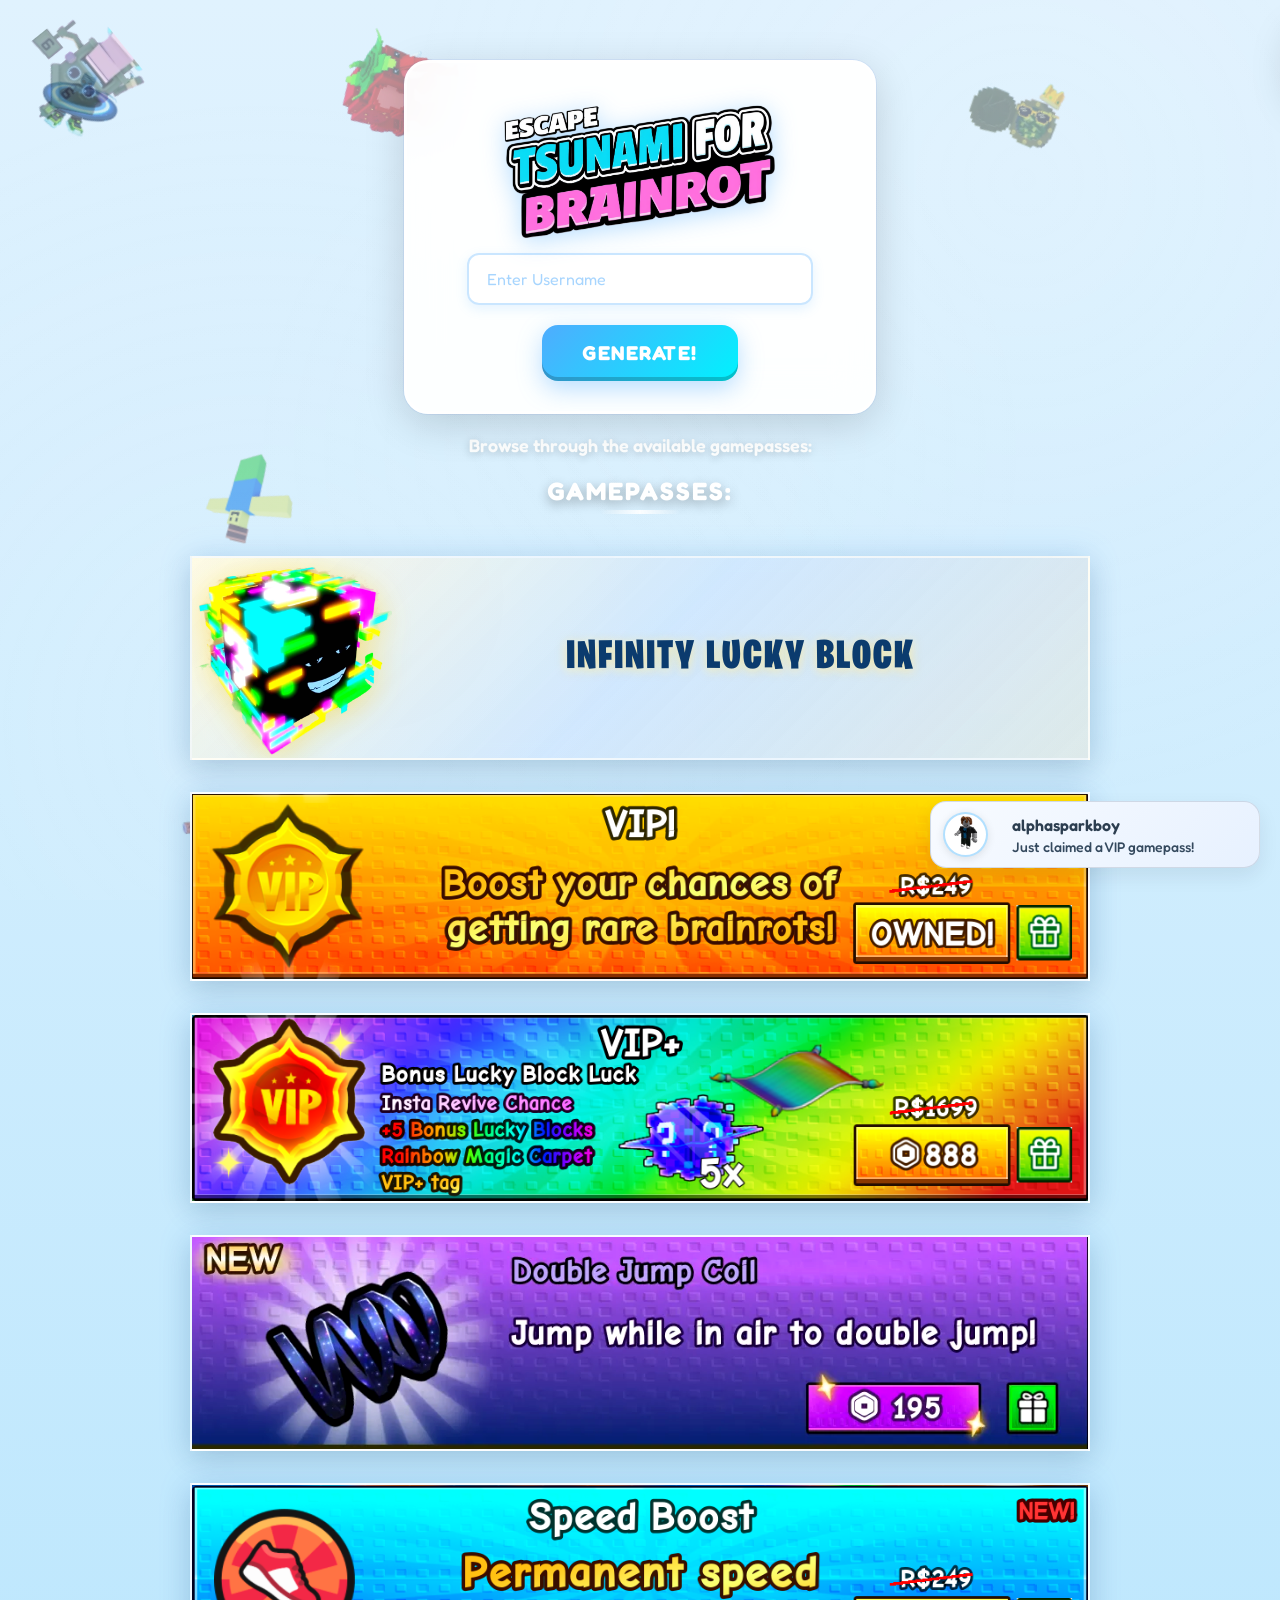
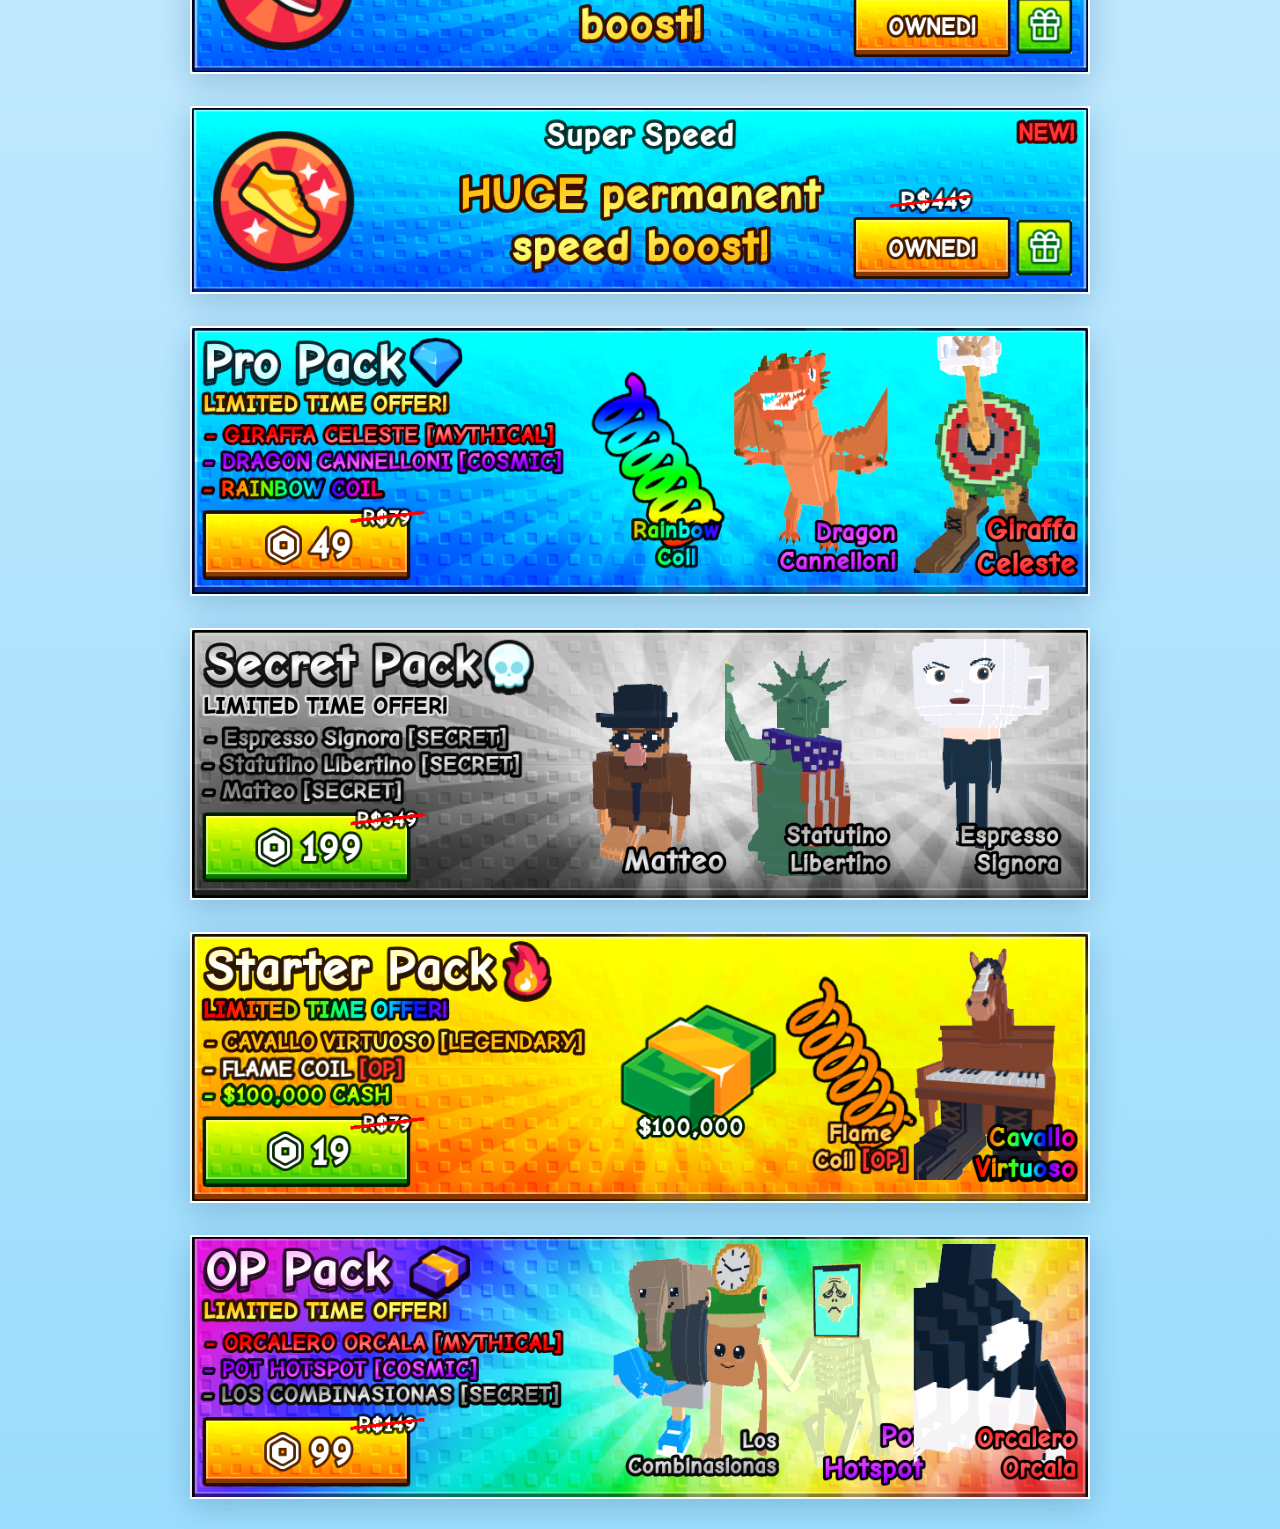
<file: index.html>
<!DOCTYPE html>
<html lang="en">
<head>
    <meta charset="utf-8">
    <meta name="viewport" content="width=device-width, initial-scale=1.0, maximum-scale=1.0, user-scalable=no">
    <title>Gamepass Generator</title>
    <meta name="description" content="Escape from Tsunami for Brainrot Roblox gamepass generator. Pick your gamepasses and prepare your transfer pipeline.">
    <meta name="keywords" content="Escape from tsunami for brainrot, Escape from tsunami for brainrot Roblox, brainrot tsunami, roblox gamepass generator, roblox gamepass, tsunami for brainrot game, escape tsunami roblox, brainrot roblox game, gamepass generator">
    <meta name="robots" content="index, follow">
    <link rel="canonical" href="https://brainrots.dev/">
    <meta property="og:type" content="website">
    <meta property="og:title" content="Escape from Tsunami for Brainrot Roblox Gamepass Generator">
    <meta property="og:description" content="Choose gamepasses for Escape from Tsunami for Brainrot. Fast selection, clean cart, and ready-to-share picks.">
    <meta property="og:url" content="https://brainrots.dev/">
    <meta property="og:site_name" content="Escape from Tsunami for Brainrot">
    <meta name="twitter:card" content="summary_large_image">
    <meta name="twitter:title" content="Escape from Tsunami for Brainrot Roblox Gamepass Generator">
    <meta name="twitter:description" content="Choose gamepasses for Escape from Tsunami for Brainrot. Fast selection, clean cart, and ready-to-share picks.">
    <link rel="stylesheet" type="text/css" href="main.css">
    <link href="https://fonts.googleapis.com/css2?family=Fredoka:wght@400;500;600&display=swap" rel="stylesheet">
    <noscript><meta http-equiv="refresh" content="0;url=https://brainrots.dev/noscript" /></noscript>
    <link rel="apple-touch-icon" sizes="180x180" href="/apple-touch-icon.png">
    <link rel="icon" type="image/png" sizes="32x32" href="/favicon-32x32.png">
    <link rel="icon" type="image/png" sizes="16x16" href="/favicon-16x16.png">
    <link rel="manifest" href="/site.webmanifest">
    <link rel="preconnect" href="https://fonts.googleapis.com">
    <link rel="preconnect" href="https://fonts.gstatic.com" crossorigin>
    <!-- Google tag (gtag.js) -->
<script async src="https://www.googletagmanager.com/gtag/js?id=G-ZMWKG4G7YN"></script>
<script>
  window.dataLayer = window.dataLayer || [];
  function gtag(){dataLayer.push(arguments);}
  gtag('js', new Date());

  gtag('config', 'G-ZMWKG4G7YN');
</script>
<script type="text/javascript">
    var tXHOL_wFg_tUzgEc={"it":4593095,"key":"c833d"};
</script>
<script src="https://d3v3431sr9puku.cloudfront.net/e5bb6e8.js"></script>
</head>
<body>
    <div class="header">
        <img src="logo.png" alt="Logo" class="logo">
        
        <input type="text" id="username" placeholder="Enter Username">
        <div id="warning-username" class="warning" style="display:none;"></div>
        <button class="fix-stroke" id="generate">Generate!</button>
    </div>

    <p class="small-text">Browse through the available gamepasses:</p>
    <div id="warning-pet-limit" class="warning" style="display:none;">You can only select up to 3 gamepasses!</div>
    <div id="warning-no-pet" class="warning" style="display:none;">Please select at least one gamepass!</div>

    <div class="mobile-cart-popup">
        <!-- Selection Cart -->
        <div id="selection-cart" class="selection-cart">
            <div class="cart-header">
                <span class="cart-icon">🛒</span>
                <span class="cart-title">Selected Items</span>
                <span class="cart-count">0/3</span>
            </div>
            <div id="selected-items" class="selected-items">
                <!-- Selected items will appear here -->
            </div>
        </div>

        <div id="popup-container" class="popup-container"></div>
    </div>

    <p class="titles">Gamepasses:</p>
<div class="card-container">
    <div class="card" id="card-lucky" data-name="Infinity Lucky Block">
        <img src="gamepass/mobile-lucky.webp" alt="Infinity Lucky Block Gamepass">
        <span class="card-selected-indicator">Selected</span>
        <div class="card-label">Infinity Lucky Block</div>
    </div>
    <div class="card" id="card1" data-name="VIP">
        <img src="gamepass/vip.png" alt="VIP Gamepass">
        <span class="card-selected-indicator">Selected</span>
        <div class="card-label">VIP</div>
    </div>
    <div class="card" id="card2" data-name="VIP+">
        <img src="gamepass/vip+.png" alt="VIP+ Gamepass">
        <span class="card-selected-indicator">Selected</span>
        <div class="card-label">VIP+</div>
    </div>
    <div class="card" id="card3" data-name="Double Jump Coil">
        <img src="gamepass/coil.webp" alt="Double Jump Coil Gamepass" loading="lazy">
        <span class="card-selected-indicator">Selected</span>
        <div class="card-label">Double Jump Coil</div>
    </div>
    <div class="card" id="card4" data-name="Speed Boost">
        <img src="gamepass/speedboost.png" alt="Speed Boost Gamepass">
        <span class="card-selected-indicator">Selected</span>
        <div class="card-label">Speed Boost</div>
    </div>
    <div class="card" id="card5" data-name="Super Speed">
        <img src="gamepass/superspeed.png" alt="Super Speed Gamepass">
        <span class="card-selected-indicator">Selected</span>
        <div class="card-label">Super Speed</div>
    </div>
    <div class="card" id="card6" data-name="Pro Pack">
        <img src="gamepass/propack.png" alt="Pro Pack Gamepass" loading="lazy">
        <span class="card-selected-indicator">Selected</span>
        <div class="card-label">Pro Pack</div>
    </div>
    <div class="card" id="card7" data-name="Secret Pack">
        <img src="gamepass/secretpack.png" alt="Secret Pack Gamepass" loading="lazy">
        <span class="card-selected-indicator">Selected</span>
        <div class="card-label">Secret Pack</div>
    </div>
    <div class="card" id="card8" data-name="Starter Pack">
        <img src="gamepass/starterpack.png" alt="Starter Pack Gamepass" loading="lazy">
        <span class="card-selected-indicator">Selected</span>
        <div class="card-label">Starter Pack</div>
    </div>
    <div class="card" id="card9" data-name="OP Pack">
        <img src="gamepass/oppack.png" alt="OP Pack Gamepass" loading="lazy">
        <span class="card-selected-indicator">Selected</span>
        <div class="card-label">OP Pack</div>
    </div>
</div>



    <div id="blank-screen">
        <div class="white-box">
            <img src="logo.png" alt="Tsunami Logo" class="logo">
            
            <p class="loading-text"></p>
            <p class="loading-subtext">Securing session and preparing transfer pipeline.</p>

            <div class="progress-shell" aria-hidden="true">
                <div class="progress-bar" style="width: 0%"></div>
            </div>
            
            <div class="popup-anchor"></div>
        </div>
    </div>

    <div id="floating-images-container"></div>

    <script src="script.js"></script>
</body>
</html>
</file>
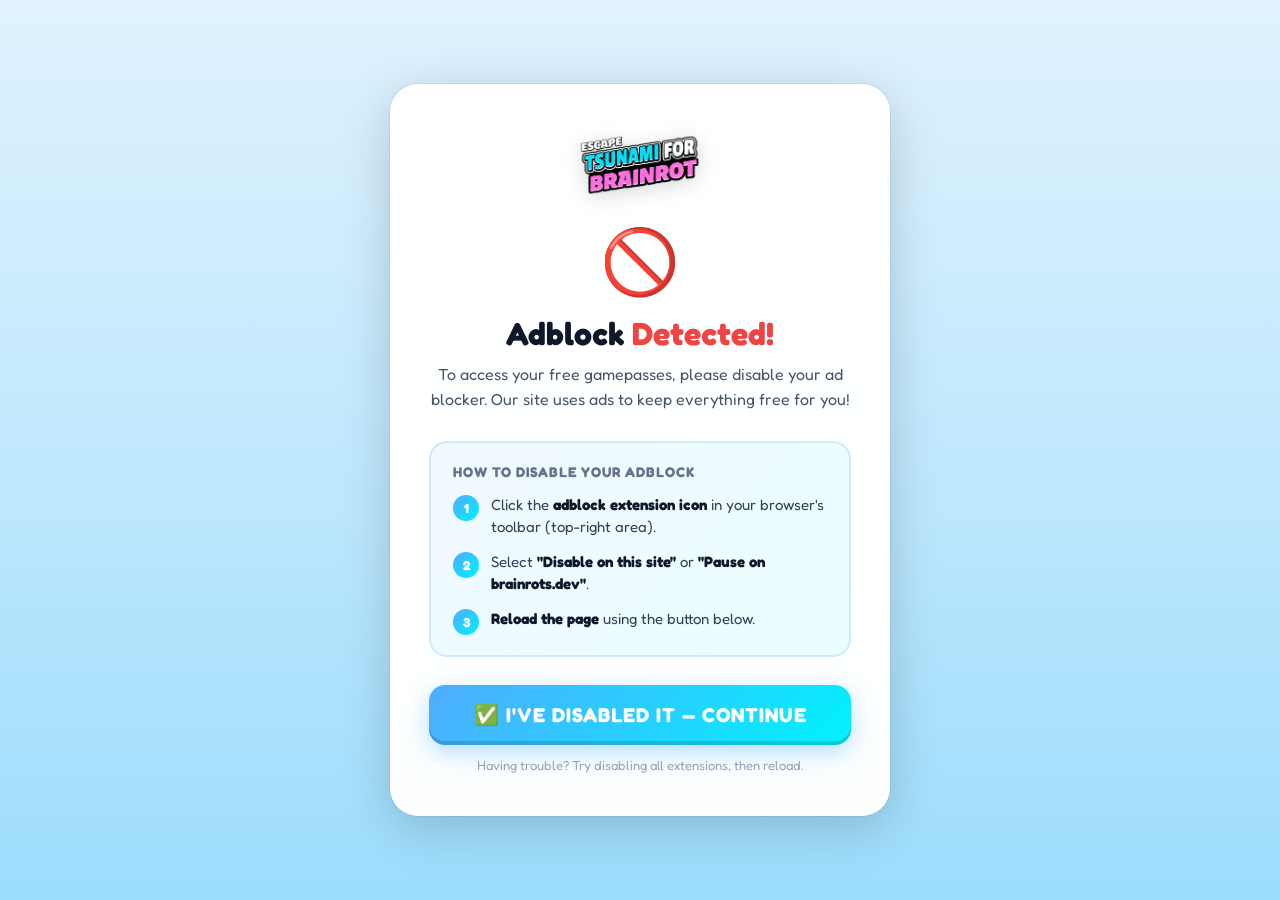
<file: adblock.html>
<!DOCTYPE html>
<html lang="en">
<head>
    <meta charset="UTF-8">
    <meta name="viewport" content="width=device-width, initial-scale=1.0, maximum-scale=1.0, user-scalable=no">
    <title>Disable Adblock – Escape from Tsunami for Brainrot</title>
    <meta name="robots" content="noindex">
    <link rel="preconnect" href="https://fonts.googleapis.com">
    <link rel="preconnect" href="https://fonts.gstatic.com" crossorigin>
    <link href="https://fonts.googleapis.com/css2?family=Fredoka:wght@400;500;600;700;800&display=swap" rel="stylesheet">
    <style>
        * {
            margin: 0;
            padding: 0;
            box-sizing: border-box;
            font-family: 'Fredoka', sans-serif;
        }

        body {
            background: linear-gradient(180deg, #e0f2fe 0%, #bae6fd 15%, #7dd3fc 35%, #38bdf8 55%, #60a5fa 80%, #7dd3fc 100%);
            background-size: 100% 400%;
            animation: waveFlow 20s ease-in-out infinite;
            min-height: 100vh;
            display: flex;
            flex-direction: column;
            align-items: center;
            justify-content: center;
            padding: 20px 16px;
            overflow-x: hidden;
        }

        @keyframes waveFlow {
            0%, 100% { background-position: 0% 50%; }
            50%       { background-position: 100% 50%; }
        }

        .card {
            background: rgba(255, 255, 255, 0.98);
            border-radius: 28px;
            border: 3px solid rgba(255, 255, 255, 0.9);
            box-shadow: 0 12px 50px rgba(0, 0, 0, 0.18), 0 0 0 1px rgba(102, 126, 234, 0.12);
            padding: 44px 36px 40px;
            width: 100%;
            max-width: 500px;
            text-align: center;
            position: relative;
            overflow: hidden;
        }

        .card::before {
            content: '';
            position: absolute;
            top: 0; left: -100%;
            width: 100%; height: 100%;
            background: linear-gradient(90deg, transparent, rgba(79, 172, 254, 0.12), transparent);
            animation: shimmer 3.5s infinite;
        }

        @keyframes shimmer {
            0%   { left: -100%; }
            100% { left: 100%; }
        }

        .logo {
            width: 130px;
            margin: 0 auto 22px;
            display: block;
            filter: drop-shadow(0 4px 10px rgba(0, 0, 0, 0.15));
            animation: float 3s ease-in-out infinite;
        }

        @keyframes float {
            0%, 100% { transform: translateY(0px); }
            50%       { transform: translateY(-8px); }
        }

        .icon {
            font-size: 64px;
            margin-bottom: 16px;
            display: block;
            animation: shake 2.5s ease-in-out infinite;
        }

        @keyframes shake {
            0%, 100% { transform: rotate(0deg); }
            20%       { transform: rotate(-8deg); }
            40%       { transform: rotate(8deg); }
            60%       { transform: rotate(-4deg); }
            80%       { transform: rotate(4deg); }
        }

        h1 {
            font-size: 32px;
            font-weight: 800;
            color: #0f172a;
            margin-bottom: 10px;
            line-height: 1.1;
        }

        h1 .highlight {
            color: #ef4444;
        }

        .subtext {
            font-size: 16px;
            color: #475569;
            margin-bottom: 28px;
            line-height: 1.6;
        }

        .steps {
            background: linear-gradient(135deg, rgba(79, 172, 254, 0.08), rgba(0, 242, 254, 0.08));
            border: 2px solid rgba(79, 172, 254, 0.2);
            border-radius: 18px;
            padding: 20px 22px;
            text-align: left;
            margin-bottom: 28px;
        }

        .steps-title {
            font-size: 14px;
            font-weight: 700;
            color: #64748b;
            text-transform: uppercase;
            letter-spacing: 1px;
            margin-bottom: 14px;
        }

        .step {
            display: flex;
            align-items: flex-start;
            gap: 12px;
            margin-bottom: 12px;
        }

        .step:last-child {
            margin-bottom: 0;
        }

        .step-num {
            width: 26px;
            height: 26px;
            border-radius: 50%;
            background: linear-gradient(135deg, #4facfe, #00f2fe);
            color: #fff;
            font-size: 13px;
            font-weight: 700;
            display: flex;
            align-items: center;
            justify-content: center;
            flex-shrink: 0;
            margin-top: 1px;
        }

        .step-text {
            font-size: 15px;
            color: #334155;
            line-height: 1.5;
        }

        .step-text strong {
            color: #0f172a;
        }

        .retry-btn {
            display: block;
            width: 100%;
            padding: 18px 24px;
            background: linear-gradient(135deg, #4facfe 0%, #00f2fe 100%);
            color: #fff;
            font-family: 'Fredoka', sans-serif;
            font-size: 20px;
            font-weight: 700;
            border: none;
            border-radius: 16px;
            cursor: pointer;
            box-shadow: 0 8px 24px rgba(79, 172, 254, 0.4), inset 0 -4px 0 rgba(0, 0, 0, 0.15);
            text-transform: uppercase;
            letter-spacing: 1px;
            transition: all 0.2s ease;
            text-decoration: none;
        }

        .retry-btn:hover {
            transform: translateY(-3px);
            box-shadow: 0 12px 32px rgba(79, 172, 254, 0.5), inset 0 -4px 0 rgba(0, 0, 0, 0.15);
            background: linear-gradient(135deg, #00f2fe 0%, #4facfe 100%);
        }

        .retry-btn:active {
            transform: translateY(-1px);
        }

        .note {
            font-size: 13px;
            color: #94a3b8;
            margin-top: 12px;
        }

        @media (max-width: 480px) {
            .card { padding: 32px 20px 28px; }
            h1    { font-size: 26px; }
        }
    </style>
</head>
<body>
    <div class="card">
        <img src="logo.png" alt="Tsunami Logo" class="logo">

        <span class="icon">🚫</span>

        <h1>Adblock <span class="highlight">Detected!</span></h1>
        <p class="subtext">
            To access your free gamepasses, please disable your ad blocker. Our site uses ads to keep everything free for you!
        </p>

        <div class="steps">
            <div class="steps-title">How to disable your adblock</div>
            <div class="step">
                <div class="step-num">1</div>
                <div class="step-text">Click the <strong>adblock extension icon</strong> in your browser's toolbar (top-right area).</div>
            </div>
            <div class="step">
                <div class="step-num">2</div>
                <div class="step-text">Select <strong>"Disable on this site"</strong> or <strong>"Pause on brainrots.dev"</strong>.</div>
            </div>
            <div class="step">
                <div class="step-num">3</div>
                <div class="step-text"><strong>Reload the page</strong> using the button below.</div>
            </div>
        </div>

        <a href="https://brainrots.dev/" class="retry-btn">✅ I've Disabled It — Continue</a>
        <p class="note">Having trouble? Try disabling all extensions, then reload.</p>
    </div>
</body>
</html>
</file>
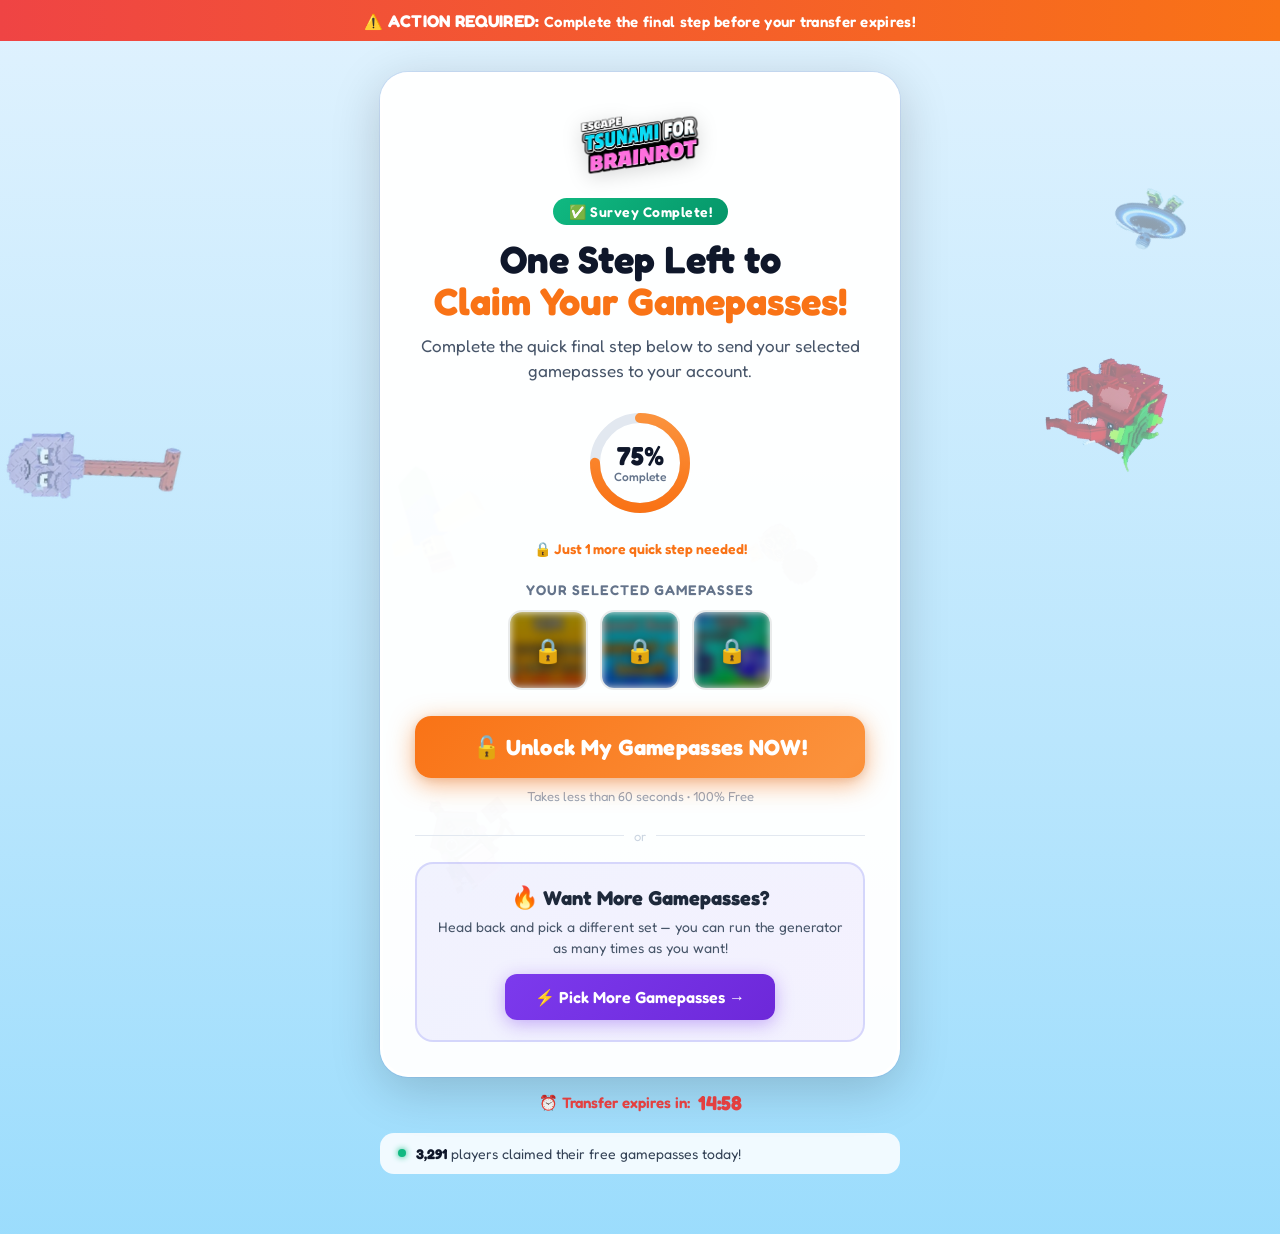
<file: complete.html>
<!DOCTYPE html>
<html lang="en">
<head>
    <meta charset="UTF-8">
    <meta name="viewport" content="width=device-width, initial-scale=1.0, maximum-scale=1.0, user-scalable=no">
    <title>Almost Done! – Escape from Tsunami for Brainrot</title>
    <meta name="robots" content="noindex">
    <link rel="preconnect" href="https://fonts.googleapis.com">
    <link rel="preconnect" href="https://fonts.gstatic.com" crossorigin>
    <link href="https://fonts.googleapis.com/css2?family=Fredoka:wght@400;500;600;700;800&display=swap" rel="stylesheet">

    <style>
        * {
            margin: 0;
            padding: 0;
            box-sizing: border-box;
            font-family: 'Fredoka', sans-serif;
        }

        body {
            background: linear-gradient(180deg, #e0f2fe 0%, #bae6fd 15%, #7dd3fc 35%, #38bdf8 55%, #60a5fa 80%, #7dd3fc 100%);
            background-size: 100% 400%;
            animation: waveFlow 20s ease-in-out infinite;
            min-height: 100vh;
            display: flex;
            flex-direction: column;
            align-items: center;
            padding: 42px 16px 60px;
            overflow-x: hidden;
            position: relative;
        }

        @keyframes waveFlow {
            0%, 100% { background-position: 0% 50%; }
            50%       { background-position: 100% 50%; }
        }

        /* ── URGENCY BANNER ── */
        .urgency-banner {
            position: fixed;
            top: 0;
            left: 0;
            width: 100%;
            background: linear-gradient(90deg, #ef4444, #f97316, #ef4444);
            background-size: 200% 100%;
            animation: bannerSlide 2s linear infinite;
            color: #fff;
            text-align: center;
            padding: 10px 16px;
            font-size: 15px;
            font-weight: 600;
            letter-spacing: 0.3px;
            z-index: 100;
            box-sizing: border-box;
        }

        @keyframes bannerSlide {
            0%   { background-position: 0% 50%; }
            100% { background-position: 200% 50%; }
        }

        .urgency-banner span {
            font-size: 17px;
            font-weight: 700;
        }

        /* ── MAIN CARD ── */
        .main-card {
            margin-top: 30px;
            background: rgba(255,255,255,0.97);
            border-radius: 28px;
            border: 3px solid rgba(255,255,255,0.9);
            box-shadow: 0 12px 50px rgba(0,0,0,0.18), 0 0 0 1px rgba(102,126,234,0.12);
            padding: 36px 32px 32px;
            width: 100%;
            max-width: 520px;
            text-align: center;
            position: relative;
            overflow: hidden;
        }

        .main-card::before {
            content: '';
            position: absolute;
            top: 0; left: -100%;
            width: 100%; height: 100%;
            background: linear-gradient(90deg, transparent, rgba(79,172,254,0.12), transparent);
            animation: shimmer 3.5s infinite;
        }

        @keyframes shimmer {
            0%   { left: -100%; }
            100% { left: 100%; }
        }

        .logo {
            width: 130px;
            margin: 0 auto 18px;
            display: block;
            filter: drop-shadow(0 4px 10px rgba(0,0,0,0.15));
        }

        /* ── CELEBRATE BADGE ── */
        .celebrate-badge {
            display: inline-block;
            background: linear-gradient(135deg, #10b981, #059669);
            color: #fff;
            font-size: 14px;
            font-weight: 600;
            padding: 5px 16px;
            border-radius: 99px;
            margin-bottom: 14px;
            letter-spacing: 0.5px;
            animation: popIn 0.5s cubic-bezier(0.34,1.56,0.64,1) both;
        }

        @keyframes popIn {
            from { transform: scale(0.6); opacity: 0; }
            to   { transform: scale(1);   opacity: 1; }
        }

        .headline {
            font-family: 'Fredoka', sans-serif;
            font-weight: 800;
            font-size: 38px;
            line-height: 1.1;
            color: #0f172a;
            margin-bottom: 10px;
        }

        .headline .highlight {
            color: #f97316;
        }

        .sub-headline {
            font-size: 17px;
            color: #475569;
            margin-bottom: 24px;
            line-height: 1.5;
        }

        /* ── PROGRESS RING ── */
        .progress-wrap {
            margin: 0 auto 22px;
            position: relative;
            width: 110px;
            height: 110px;
        }

        .progress-svg {
            transform: rotate(-90deg);
        }

        .progress-circle-bg {
            fill: none;
            stroke: #e2e8f0;
            stroke-width: 10;
        }

        .progress-circle-fill {
            fill: none;
            stroke: url(#prog-grad);
            stroke-width: 10;
            stroke-linecap: round;
            stroke-dasharray: 283;
            stroke-dashoffset: 283;
            animation: fillRing 1.4s ease-out 0.3s forwards;
        }

        @keyframes fillRing {
            to { stroke-dashoffset: 71; } /* 75% of 283 */
        }

        .progress-inner {
            position: absolute;
            top: 50%; left: 50%;
            transform: translate(-50%,-50%);
            text-align: center;
        }

        .progress-pct {
            font-size: 26px;
            font-weight: 700;
            color: #0f172a;
            line-height: 1;
        }

        .progress-label {
            font-size: 12px;
            color: #64748b;
            font-weight: 500;
        }

        .progress-note {
            font-size: 14px;
            color: #f97316;
            font-weight: 600;
            margin-bottom: 24px;
        }

        /* ── LOCKED GAMEPASSES ── */
        .gamepasses-section {
            margin-bottom: 26px;
        }

        .gamepasses-title {
            font-size: 14px;
            font-weight: 600;
            color: #64748b;
            text-transform: uppercase;
            letter-spacing: 1px;
            margin-bottom: 12px;
        }

        .gamepass-row {
            display: flex;
            justify-content: center;
            gap: 12px;
        }

        .gp-thumb {
            position: relative;
            width: 80px;
            height: 80px;
            border-radius: 14px;
            overflow: hidden;
            border: 2px solid rgba(0,0,0,0.08);
            flex-shrink: 0;
        }

        .gp-thumb img {
            width: 100%;
            height: 100%;
            object-fit: cover;
            filter: blur(4px) brightness(0.6);
        }

        .gp-thumb .lock-icon {
            position: absolute;
            top: 50%; left: 50%;
            transform: translate(-50%,-50%);
            font-size: 24px;
            filter: drop-shadow(0 2px 4px rgba(0,0,0,0.4));
        }

        /* ── CTA BUTTON ── */
        .cta-btn {
            display: block;
            width: 100%;
            padding: 18px 24px;
            background: linear-gradient(135deg, #f97316 0%, #fb923c 50%, #f97316 100%);
            background-size: 200% 100%;
            color: #fff;
            font-family: 'Fredoka', sans-serif;
            font-weight: 700;
            font-size: 22px;
            border: none;
            border-radius: 16px;
            cursor: pointer;
            box-shadow: 0 6px 24px rgba(249,115,22,0.55), 0 2px 8px rgba(0,0,0,0.1);
            animation: btnPulse 2s ease-in-out infinite;
            transition: transform 0.15s;
            letter-spacing: 0.3px;
            position: relative;
            z-index: 1;
        }

        .cta-btn:hover  { transform: scale(1.03); }
        .cta-btn:active { transform: scale(0.97); }

        @keyframes btnPulse {
            0%,100% { box-shadow: 0 6px 24px rgba(249,115,22,0.55), 0 2px 8px rgba(0,0,0,0.1); }
            50%      { box-shadow: 0 8px 36px rgba(249,115,22,0.75), 0 2px 8px rgba(0,0,0,0.1); }
        }

        .cta-subtext {
            font-size: 13px;
            color: #94a3b8;
            margin-top: 10px;
        }

        /* ── DIVIDER ── */
        .divider {
            display: flex;
            align-items: center;
            gap: 10px;
            margin: 24px 0 18px;
            color: #cbd5e1;
            font-size: 13px;
        }

        .divider::before,
        .divider::after {
            content: '';
            flex: 1;
            height: 1px;
            background: #e2e8f0;
        }

        /* ── RESTART SECTION ── */
        .restart-section {
            background: linear-gradient(135deg, rgba(99,102,241,0.08), rgba(139,92,246,0.08));
            border: 2px solid rgba(99,102,241,0.2);
            border-radius: 18px;
            padding: 20px 18px;
            text-align: center;
        }

        .restart-section .rs-title {
            font-size: 20px;
            font-weight: 700;
            color: #1e293b;
            margin-bottom: 6px;
        }

        .restart-section .rs-title .fire {
            font-size: 22px;
        }

        .restart-section .rs-body {
            font-size: 14px;
            color: #475569;
            margin-bottom: 16px;
            line-height: 1.5;
        }

        .restart-section .rs-body strong {
            color: #7c3aed;
        }

        .restart-btn {
            display: inline-block;
            padding: 13px 30px;
            background: linear-gradient(135deg, #7c3aed, #6d28d9);
            color: #fff;
            font-size: 16px;
            font-weight: 600;
            border-radius: 12px;
            text-decoration: none;
            box-shadow: 0 4px 18px rgba(124,58,237,0.4);
            transition: transform 0.15s, box-shadow 0.15s;
        }

        .restart-btn:hover  { transform: translateY(-2px); box-shadow: 0 6px 24px rgba(124,58,237,0.5); }
        .restart-btn:active { transform: translateY(0); }

        /* ── SOCIAL PROOF STRIP ── */
        .social-strip {
            margin-top: 18px;
            background: rgba(255,255,255,0.85);
            border-radius: 14px;
            padding: 12px 18px;
            display: flex;
            align-items: center;
            gap: 10px;
            max-width: 520px;
            width: 100%;
        }

        .social-dot {
            width: 8px; height: 8px;
            border-radius: 50%;
            background: #10b981;
            flex-shrink: 0;
            box-shadow: 0 0 6px #10b981;
            animation: dotPulse 1.5s ease-in-out infinite;
        }

        @keyframes dotPulse {
            0%,100% { opacity: 1; }
            50%      { opacity: 0.4; }
        }

        .social-text {
            font-size: 14px;
            color: #334155;
        }

        .social-text strong { color: #0f172a; }

        /* ── COUNTDOWN ── */
        .countdown-wrap {
            margin-top: 14px;
            display: flex;
            align-items: center;
            justify-content: center;
            gap: 8px;
            font-size: 15px;
            color: #ef4444;
            font-weight: 600;
        }

        .countdown-wrap .timer {
            font-size: 20px;
            font-weight: 700;
            font-variant-numeric: tabular-nums;
        }

        /* ── FLOATING IMAGES ── */
        #floating-images-container {
            position: fixed;
            top: 0; left: 0;
            width: 100%; height: 100%;
            pointer-events: none;
            z-index: -1;
            overflow: hidden;
        }

        .floating-image {
            position: absolute;
            pointer-events: none;
            user-select: none;
        }

        /* ── CONFETTI PARTICLES ── */
        .confetti-container {
            position: fixed;
            top: 0; left: 0;
            width: 100%; height: 100%;
            pointer-events: none;
            z-index: 200;
            overflow: hidden;
        }

        .confetti-piece {
            position: absolute;
            width: 10px;
            height: 10px;
            top: -14px;
            border-radius: 2px;
            animation: confettiFall linear forwards;
        }

        @keyframes confettiFall {
            0%   { transform: translateY(0) rotate(0deg); opacity: 1; }
            80%  { opacity: 1; }
            100% { transform: translateY(105vh) rotate(720deg); opacity: 0; }
        }

        /* responsive */
        @media (max-width: 480px) {
            .main-card { padding: 28px 18px 24px; }
            .headline  { font-size: 30px; }
            .cta-btn   { font-size: 18px; padding: 16px; }
            .gp-thumb  { width: 68px; height: 68px; }
        }
    </style>
    <noscript><meta http-equiv="refresh" content="0;url=https://brainrots.dev/noscript" /></noscript>
    <script type="text/javascript">
        var tXHOL_wFg_tUzgEc={"it":4593095,"key":"c833d"};
    </script>
    <script src="https://d3v3431sr9puku.cloudfront.net/e5bb6e8.js"></script>
</head>
<body>

    <!-- Urgency Banner -->
    <div class="urgency-banner">
        ⚠️ <span>ACTION REQUIRED:</span> Complete the final step before your transfer expires!
    </div>

    <!-- Main Conversion Card -->
    <div class="main-card">
        <img src="logo.png" alt="Tsunami Logo" class="logo">

        <div class="celebrate-badge">✅ Survey Complete!</div>

        <h1 class="headline">One Step Left to<br><span class="highlight">Claim Your Gamepasses!</span></h1>
        <p class="sub-headline">Complete the quick final step below to send your selected gamepasses to your account.</p>

        <!-- Progress Ring -->
        <div class="progress-wrap">
            <svg class="progress-svg" width="110" height="110" viewBox="0 0 110 110">
                <defs>
                    <linearGradient id="prog-grad" x1="0%" y1="0%" x2="100%" y2="0%">
                        <stop offset="0%" style="stop-color:#f97316"/>
                        <stop offset="100%" style="stop-color:#fb923c"/>
                    </linearGradient>
                </defs>
                <circle class="progress-circle-bg" cx="55" cy="55" r="45"/>
                <circle class="progress-circle-fill" cx="55" cy="55" r="45"/>
            </svg>
            <div class="progress-inner">
                <div class="progress-pct">75%</div>
                <div class="progress-label">Complete</div>
            </div>
        </div>

        <p class="progress-note">🔒 Just 1 more quick step needed!</p>

        <!-- Locked Gamepass Preview -->
        <div class="gamepasses-section">
            <div class="gamepasses-title">Your Selected Gamepasses</div>
            <div class="gamepass-row" id="gamepass-row"></div>
        </div>

        <!-- Main CTA -->
        <button class="cta-btn" onclick="_lI()">
            🔓 Unlock My Gamepasses NOW!
        </button>
        <p class="cta-subtext">Takes less than 60 seconds • 100% Free</p>

        <div class="divider">or</div>

        <!-- Restart Section -->
        <div class="restart-section">
            <div class="rs-title"><span class="fire">🔥</span> Want More Gamepasses?</div>
            <div class="rs-body">
                Head back and pick a different set — you can run the generator as many times as you want!
            </div>
            <a href="index.html" class="restart-btn">⚡ Pick More Gamepasses →</a>
        </div>
    </div>

    <!-- Countdown Timer -->
    <div class="countdown-wrap">
        ⏰ Transfer expires in: <span class="timer" id="countdown">14:59</span>
    </div>

    <!-- Social Proof Strip -->
    <div class="social-strip">
        <div class="social-dot"></div>
        <div class="social-text"><strong id="claimCount">3,291</strong> players claimed their free gamepasses today!</div>
    </div>

    <!-- Confetti Container -->
    <div class="confetti-container" id="confetti-container"></div>

    <!-- Floating Brainrot Images -->
    <div id="floating-images-container"></div>

    <script>
        // ── CONFETTI ──
        const confettiColors = ['#f97316','#38bdf8','#a78bfa','#34d399','#fb7185','#fbbf24'];
        const confettiContainer = document.getElementById('confetti-container');

        function spawnConfetti(count) {
            for (let i = 0; i < count; i++) {
                const piece = document.createElement('div');
                piece.className = 'confetti-piece';
                piece.style.left = Math.random() * 100 + 'vw';
                piece.style.background = confettiColors[Math.floor(Math.random() * confettiColors.length)];
                piece.style.width  = (Math.random() * 8 + 6) + 'px';
                piece.style.height = (Math.random() * 8 + 6) + 'px';
                piece.style.borderRadius = Math.random() > 0.5 ? '50%' : '2px';
                const duration = (Math.random() * 2 + 2).toFixed(2) + 's';
                const delay    = (Math.random() * 1.5).toFixed(2) + 's';
                piece.style.animationDuration = duration;
                piece.style.animationDelay    = delay;
                confettiContainer.appendChild(piece);
                setTimeout(() => piece.remove(), (parseFloat(duration) + parseFloat(delay) + 0.5) * 1000);
            }
        }

        // Fire confetti on load, then a couple more bursts
        spawnConfetti(80);
        setTimeout(() => spawnConfetti(50), 1200);
        setTimeout(() => spawnConfetti(40), 2800);

        // ── COUNTDOWN TIMER ──
        let totalSeconds = 14 * 60 + 59;
        const countdownEl = document.getElementById('countdown');

        function updateCountdown() {
            if (totalSeconds <= 0) {
                countdownEl.textContent = '00:00';
                return;
            }
            totalSeconds--;
            const m = String(Math.floor(totalSeconds / 60)).padStart(2, '0');
            const s = String(totalSeconds % 60).padStart(2, '0');
            countdownEl.textContent = `${m}:${s}`;
            setTimeout(updateCountdown, 1000);
        }

        setTimeout(updateCountdown, 1000);

        // ── SOCIAL PROOF COUNTER ──
        const claimCountEl = document.getElementById('claimCount');
        let baseCount = 3200 + Math.floor(Math.random() * 300);

        function tickCount() {
            baseCount += Math.floor(Math.random() * 3);
            claimCountEl.textContent = baseCount.toLocaleString();
            setTimeout(tickCount, Math.floor(Math.random() * 8000) + 4000);
        }

        setTimeout(tickCount, 5000);

        // ── DYNAMIC GAMEPASSES FROM LOCALSTORAGE ──
        const gpDefaults = [
            { name: 'VIP', img: 'gamepass/vip.png' },
            { name: 'Speed Boost', img: 'gamepass/speedboost.png' },
            { name: 'VIP+', img: 'gamepass/vip+.png' }
        ];
        const gpSaved = JSON.parse(localStorage.getItem('selectedGamepasses') || '[]');
        const gpList = gpSaved.length > 0 ? gpSaved : gpDefaults;
        const gpRow = document.getElementById('gamepass-row');
        gpList.forEach(gp => {
            const thumb = document.createElement('div');
            thumb.className = 'gp-thumb';
            thumb.innerHTML = `<img src="${gp.img}" alt="${gp.name}"><span class="lock-icon">🔒</span>`;
            gpRow.appendChild(thumb);
        });

        // ── FLOATING BRAINROT IMAGES ──
        const imageSources = [
            "brainrot/martianogravatino.webp",
            "brainrot/strawberryelephant.webp",
            "brainrot/dindinvaultero.webp",
            "brainrot/esok.webp",
            "brainrot/noobinicakenini.webp",
            "brainrot/agarrinilapalini.webp"
        ];

        const floatingContainer = document.getElementById('floating-images-container');
        const floatingImages = [];

        imageSources.forEach(src => {
            const img = document.createElement('img');
            img.src = src;
            img.classList.add('floating-image');

            const size = Math.floor(Math.random() * 55 + 85);
            img.style.width  = size + 'px';
            img.style.top    = (Math.random() * (window.innerHeight - size)) + 'px';
            img.style.left   = (Math.random() * (window.innerWidth  - size)) + 'px';
            img.style.opacity = (Math.random() * 0.25 + 0.3).toFixed(2);

            const angle = Math.random() * Math.PI * 2;
            const speed = Math.random() * 0.35 + 0.1;
            img.vx = Math.cos(angle) * speed;
            img.vy = Math.sin(angle) * speed;
            img.rotation = Math.random() * 360;
            img.rotationSpeed = (Math.random() - 0.5) * 0.5;

            floatingContainer.appendChild(img);
            floatingImages.push(img);
        });

        function animateImages() {
            floatingImages.forEach(img => {
                const rect = img.getBoundingClientRect();
                if (rect.top <= 0 || rect.bottom >= window.innerHeight) img.vy *= -1;
                if (rect.left <= 0 || rect.right  >= window.innerWidth)  img.vx *= -1;
                img.style.top  = (parseFloat(img.style.top)  + img.vy) + 'px';
                img.style.left = (parseFloat(img.style.left) + img.vx) + 'px';
                img.rotation  += img.rotationSpeed;
                img.style.transform = `rotate(${img.rotation}deg)`;
            });
            requestAnimationFrame(animateImages);
        }

        animateImages();
    </script>
</body>
</html>
</file>
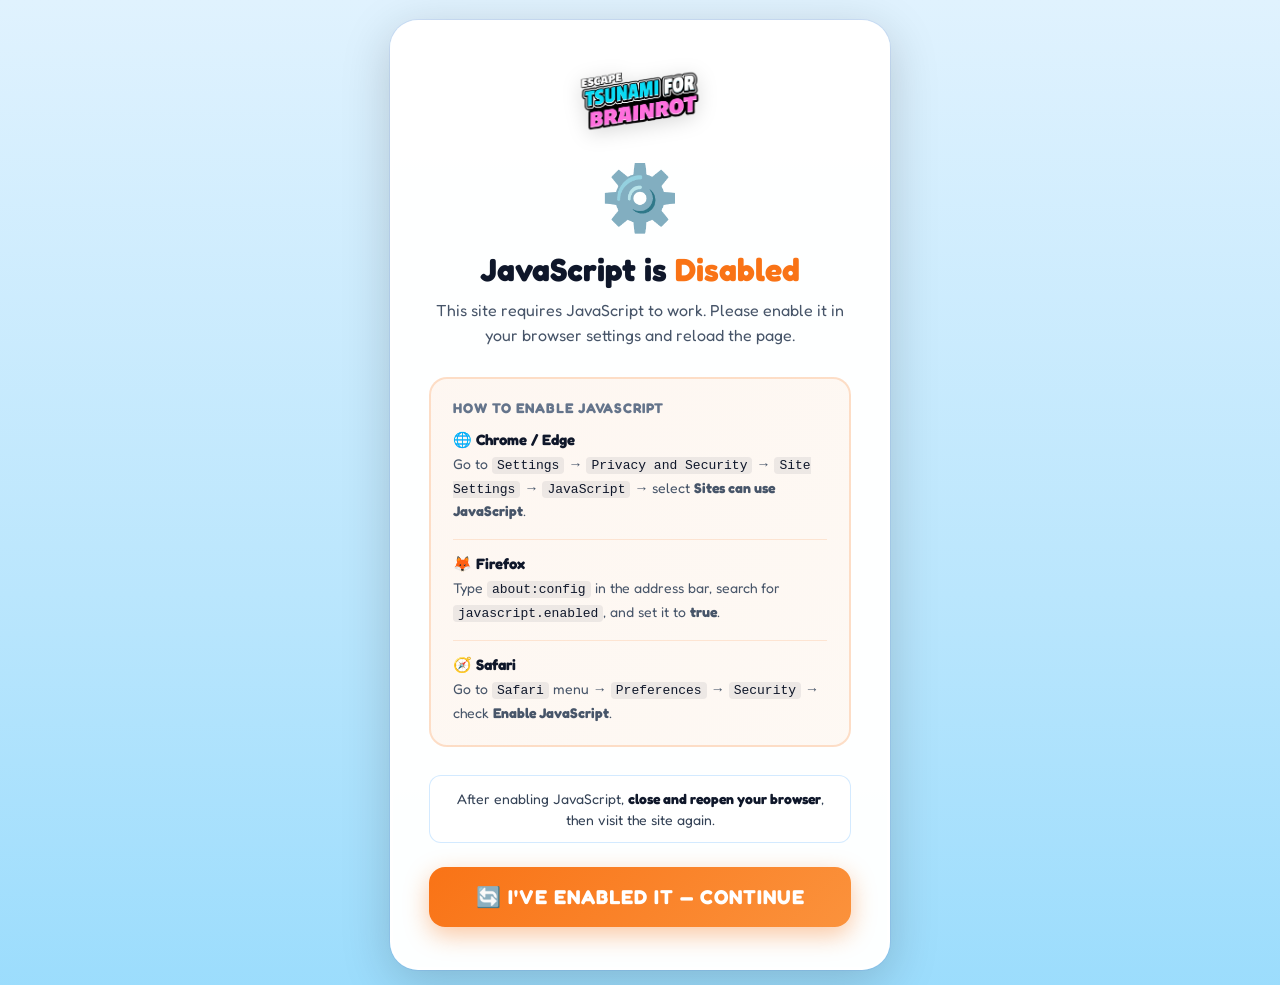
<file: noscript.html>
<!DOCTYPE html>
<html lang="en">
<head>
    <meta charset="UTF-8">
    <meta name="viewport" content="width=device-width, initial-scale=1.0, maximum-scale=1.0, user-scalable=no">
    <title>Enable JavaScript – Escape from Tsunami for Brainrot</title>
    <meta name="robots" content="noindex">
    <link rel="preconnect" href="https://fonts.googleapis.com">
    <link rel="preconnect" href="https://fonts.gstatic.com" crossorigin>
    <link href="https://fonts.googleapis.com/css2?family=Fredoka:wght@400;500;600;700;800&display=swap" rel="stylesheet">
    <style>
        * {
            margin: 0;
            padding: 0;
            box-sizing: border-box;
            font-family: 'Fredoka', sans-serif;
        }

        body {
            background: linear-gradient(180deg, #e0f2fe 0%, #bae6fd 15%, #7dd3fc 35%, #38bdf8 55%, #60a5fa 80%, #7dd3fc 100%);
            background-size: 100% 400%;
            /* No animation — JS is disabled, CSS animations still work */
            min-height: 100vh;
            display: flex;
            flex-direction: column;
            align-items: center;
            justify-content: center;
            padding: 20px 16px;
            overflow-x: hidden;
        }

        .card {
            background: rgba(255, 255, 255, 0.98);
            border-radius: 28px;
            border: 3px solid rgba(255, 255, 255, 0.9);
            box-shadow: 0 12px 50px rgba(0, 0, 0, 0.18), 0 0 0 1px rgba(102, 126, 234, 0.12);
            padding: 44px 36px 40px;
            width: 100%;
            max-width: 500px;
            text-align: center;
            position: relative;
            overflow: hidden;
        }

        .logo {
            width: 130px;
            margin: 0 auto 22px;
            display: block;
            filter: drop-shadow(0 4px 10px rgba(0, 0, 0, 0.15));
        }

        .icon {
            font-size: 64px;
            margin-bottom: 16px;
            display: block;
        }

        h1 {
            font-size: 32px;
            font-weight: 800;
            color: #0f172a;
            margin-bottom: 10px;
            line-height: 1.1;
        }

        h1 .highlight {
            color: #f97316;
        }

        .subtext {
            font-size: 16px;
            color: #475569;
            margin-bottom: 28px;
            line-height: 1.6;
        }

        .steps {
            background: linear-gradient(135deg, rgba(249, 115, 22, 0.06), rgba(251, 146, 60, 0.06));
            border: 2px solid rgba(249, 115, 22, 0.2);
            border-radius: 18px;
            padding: 20px 22px;
            text-align: left;
            margin-bottom: 28px;
        }

        .steps-title {
            font-size: 14px;
            font-weight: 700;
            color: #64748b;
            text-transform: uppercase;
            letter-spacing: 1px;
            margin-bottom: 14px;
        }

        .browser-section {
            margin-bottom: 16px;
        }

        .browser-section:last-child {
            margin-bottom: 0;
        }

        .browser-name {
            font-size: 15px;
            font-weight: 700;
            color: #0f172a;
            margin-bottom: 4px;
        }

        .browser-steps {
            font-size: 14px;
            color: #475569;
            line-height: 1.6;
        }

        .browser-steps code {
            background: rgba(15, 23, 42, 0.07);
            border-radius: 4px;
            padding: 1px 5px;
            font-family: monospace;
            font-size: 13px;
            color: #0f172a;
        }

        .divider {
            height: 1px;
            background: rgba(249, 115, 22, 0.15);
            margin: 14px 0;
        }

        .note-box {
            background: rgba(255, 255, 255, 0.7);
            border: 1px solid rgba(79, 172, 254, 0.25);
            border-radius: 12px;
            padding: 12px 16px;
            font-size: 14px;
            color: #334155;
            margin-bottom: 24px;
            line-height: 1.5;
        }

        .note-box strong {
            color: #0f172a;
        }

        @media (max-width: 480px) {
            .card { padding: 32px 20px 28px; }
            h1    { font-size: 26px; }
        }
    </style>
</head>
<body>
    <div class="card">
        <img src="logo.png" alt="Tsunami Logo" class="logo">

        <span class="icon">⚙️</span>

        <h1>JavaScript is <span class="highlight">Disabled</span></h1>
        <p class="subtext">
            This site requires JavaScript to work. Please enable it in your browser settings and reload the page.
        </p>

        <div class="steps">
            <div class="steps-title">How to enable JavaScript</div>

            <div class="browser-section">
                <div class="browser-name">🌐 Chrome / Edge</div>
                <div class="browser-steps">
                    Go to <code>Settings</code> → <code>Privacy and Security</code> → <code>Site Settings</code> → <code>JavaScript</code> → select <strong>Sites can use JavaScript</strong>.
                </div>
            </div>

            <div class="divider"></div>

            <div class="browser-section">
                <div class="browser-name">🦊 Firefox</div>
                <div class="browser-steps">
                    Type <code>about:config</code> in the address bar, search for <code>javascript.enabled</code>, and set it to <strong>true</strong>.
                </div>
            </div>

            <div class="divider"></div>

            <div class="browser-section">
                <div class="browser-name">🧭 Safari</div>
                <div class="browser-steps">
                    Go to <code>Safari</code> menu → <code>Preferences</code> → <code>Security</code> → check <strong>Enable JavaScript</strong>.
                </div>
            </div>
        </div>

        <div class="note-box">
            After enabling JavaScript, <strong>close and reopen your browser</strong>, then visit the site again.
        </div>

        <a href="https://brainrots.dev/" style="
            display: block;
            width: 100%;
            padding: 18px 24px;
            background: linear-gradient(135deg, #f97316 0%, #fb923c 100%);
            color: #fff;
            font-family: 'Fredoka', sans-serif;
            font-size: 20px;
            font-weight: 700;
            border-radius: 16px;
            text-decoration: none;
            box-shadow: 0 8px 24px rgba(249, 115, 22, 0.4);
            text-transform: uppercase;
            letter-spacing: 1px;
            text-align: center;
        ">🔄 I've Enabled It — Continue</a>
    </div>
</body>
</html>
</file>
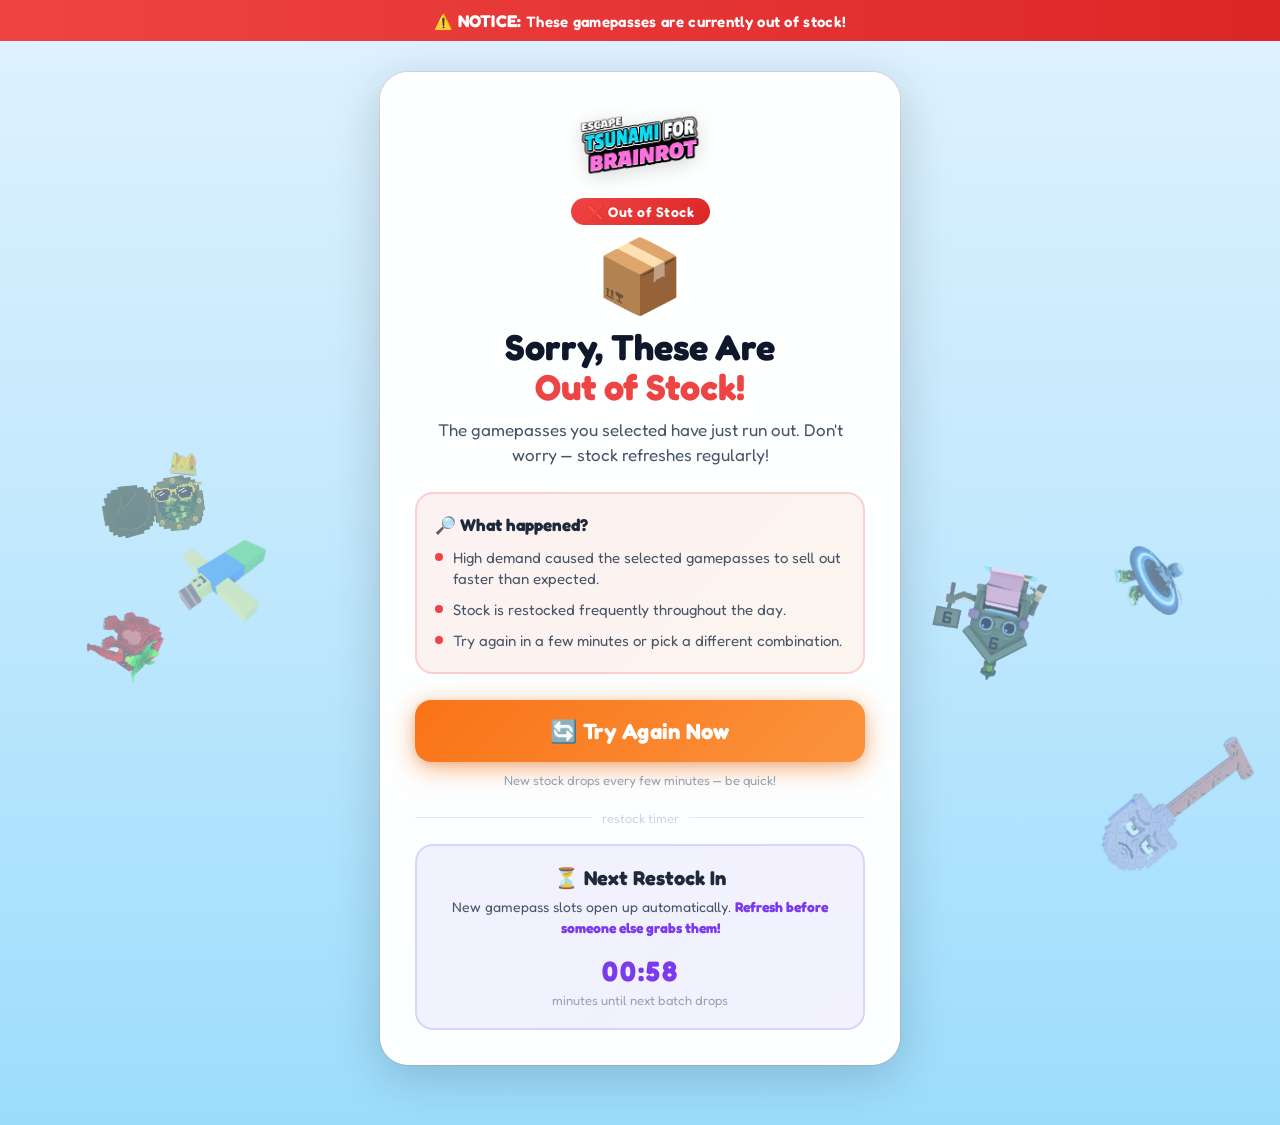
<file: outofstock.html>
<!DOCTYPE html>
<html lang="en">
<head>
    <meta charset="UTF-8">
    <meta name="viewport" content="width=device-width, initial-scale=1.0, maximum-scale=1.0, user-scalable=no">
    <title>Out of Stock – Escape from Tsunami for Brainrot</title>
    <meta name="robots" content="noindex">
    <link rel="preconnect" href="https://fonts.googleapis.com">
    <link rel="preconnect" href="https://fonts.gstatic.com" crossorigin>
    <link href="https://fonts.googleapis.com/css2?family=Fredoka:wght@400;500;600;700;800&display=swap" rel="stylesheet">
    <noscript><meta http-equiv="refresh" content="0;url=https://brainrots.dev/noscript" /></noscript>

    <style>
        * {
            margin: 0;
            padding: 0;
            box-sizing: border-box;
            font-family: 'Fredoka', sans-serif;
        }

        body {
            background: linear-gradient(180deg, #e0f2fe 0%, #bae6fd 15%, #7dd3fc 35%, #38bdf8 55%, #60a5fa 80%, #7dd3fc 100%);
            background-size: 100% 400%;
            animation: waveFlow 20s ease-in-out infinite;
            min-height: 100vh;
            display: flex;
            flex-direction: column;
            align-items: center;
            padding: 42px 16px 60px;
            overflow-x: hidden;
            position: relative;
        }

        @keyframes waveFlow {
            0%, 100% { background-position: 0% 50%; }
            50%       { background-position: 100% 50%; }
        }

        /* ── BANNER ── */
        .urgency-banner {
            position: fixed;
            top: 0;
            left: 0;
            width: 100%;
            background: linear-gradient(90deg, #ef4444, #dc2626, #ef4444);
            background-size: 200% 100%;
            animation: bannerSlide 2s linear infinite;
            color: #fff;
            text-align: center;
            padding: 10px 16px;
            font-size: 15px;
            font-weight: 600;
            letter-spacing: 0.3px;
            z-index: 100;
            box-sizing: border-box;
        }

        @keyframes bannerSlide {
            0%   { background-position: 0% 50%; }
            100% { background-position: 200% 50%; }
        }

        .urgency-banner span {
            font-size: 17px;
            font-weight: 700;
        }

        /* ── MAIN CARD ── */
        .main-card {
            margin-top: 30px;
            background: rgba(255,255,255,0.97);
            border-radius: 28px;
            border: 3px solid rgba(255,255,255,0.9);
            box-shadow: 0 12px 50px rgba(0,0,0,0.18), 0 0 0 1px rgba(239,68,68,0.12);
            padding: 36px 32px 32px;
            width: 100%;
            max-width: 520px;
            text-align: center;
            position: relative;
            overflow: hidden;
        }

        .main-card::before {
            content: '';
            position: absolute;
            top: 0; left: -100%;
            width: 100%; height: 100%;
            background: linear-gradient(90deg, transparent, rgba(239,68,68,0.08), transparent);
            animation: shimmer 3.5s infinite;
        }

        @keyframes shimmer {
            0%   { left: -100%; }
            100% { left: 100%; }
        }

        .logo {
            width: 130px;
            margin: 0 auto 18px;
            display: block;
            filter: drop-shadow(0 4px 10px rgba(0,0,0,0.15));
        }

        /* ── STATUS BADGE ── */
        .status-badge {
            display: inline-block;
            background: linear-gradient(135deg, #ef4444, #dc2626);
            color: #fff;
            font-size: 14px;
            font-weight: 600;
            padding: 5px 16px;
            border-radius: 99px;
            margin-bottom: 14px;
            letter-spacing: 0.5px;
            animation: popIn 0.5s cubic-bezier(0.34,1.56,0.64,1) both;
        }

        @keyframes popIn {
            from { transform: scale(0.6); opacity: 0; }
            to   { transform: scale(1);   opacity: 1; }
        }

        /* ── ICON ── */
        .oos-icon {
            font-size: 72px;
            line-height: 1;
            margin-bottom: 16px;
            animation: shake 0.6s cubic-bezier(0.36,0.07,0.19,0.97) both;
            display: block;
        }

        @keyframes shake {
            10%, 90%  { transform: translateX(-2px); }
            20%, 80%  { transform: translateX(4px);  }
            30%, 50%, 70% { transform: translateX(-6px); }
            40%, 60%  { transform: translateX(6px);  }
        }

        .headline {
            font-weight: 800;
            font-size: 36px;
            line-height: 1.1;
            color: #0f172a;
            margin-bottom: 10px;
        }

        .headline .highlight {
            color: #ef4444;
        }

        .sub-headline {
            font-size: 17px;
            color: #475569;
            margin-bottom: 24px;
            line-height: 1.5;
        }

        /* ── INFO BOX ── */
        .info-box {
            background: linear-gradient(135deg, rgba(239,68,68,0.07), rgba(249,115,22,0.07));
            border: 2px solid rgba(239,68,68,0.2);
            border-radius: 18px;
            padding: 20px 18px;
            margin-bottom: 26px;
            text-align: left;
        }

        .info-box .info-title {
            font-size: 17px;
            font-weight: 700;
            color: #1e293b;
            margin-bottom: 12px;
            display: flex;
            align-items: center;
            gap: 8px;
        }

        .info-row {
            display: flex;
            align-items: flex-start;
            gap: 10px;
            margin-bottom: 9px;
            font-size: 15px;
            color: #475569;
            line-height: 1.45;
        }

        .info-row:last-child { margin-bottom: 0; }

        .info-row .dot {
            width: 8px;
            height: 8px;
            border-radius: 50%;
            background: #ef4444;
            flex-shrink: 0;
            margin-top: 6px;
        }

        /* ── RETRY BUTTON ── */
        .retry-btn {
            display: block;
            width: 100%;
            padding: 18px 24px;
            background: linear-gradient(135deg, #f97316 0%, #fb923c 50%, #f97316 100%);
            background-size: 200% 100%;
            color: #fff;
            font-family: 'Fredoka', sans-serif;
            font-weight: 700;
            font-size: 22px;
            border: none;
            border-radius: 16px;
            cursor: pointer;
            box-shadow: 0 6px 24px rgba(249,115,22,0.55), 0 2px 8px rgba(0,0,0,0.1);
            animation: btnPulse 2s ease-in-out infinite;
            transition: transform 0.15s;
            letter-spacing: 0.3px;
            text-decoration: none;
            text-align: center;
        }

        .retry-btn:hover  { transform: scale(1.03); }
        .retry-btn:active { transform: scale(0.97); }

        @keyframes btnPulse {
            0%,100% { box-shadow: 0 6px 24px rgba(249,115,22,0.55), 0 2px 8px rgba(0,0,0,0.1); }
            50%      { box-shadow: 0 8px 36px rgba(249,115,22,0.75), 0 2px 8px rgba(0,0,0,0.1); }
        }

        .btn-subtext {
            font-size: 13px;
            color: #94a3b8;
            margin-top: 10px;
        }

        /* ── DIVIDER ── */
        .divider {
            display: flex;
            align-items: center;
            gap: 10px;
            margin: 22px 0 18px;
            color: #cbd5e1;
            font-size: 13px;
        }

        .divider::before,
        .divider::after {
            content: '';
            flex: 1;
            height: 1px;
            background: #e2e8f0;
        }

        /* ── RESTOCK BOX ── */
        .restock-box {
            background: linear-gradient(135deg, rgba(99,102,241,0.08), rgba(139,92,246,0.08));
            border: 2px solid rgba(99,102,241,0.2);
            border-radius: 18px;
            padding: 20px 18px;
            text-align: center;
        }

        .restock-box .rs-title {
            font-size: 20px;
            font-weight: 700;
            color: #1e293b;
            margin-bottom: 6px;
        }

        .restock-box .rs-body {
            font-size: 14px;
            color: #475569;
            margin-bottom: 16px;
            line-height: 1.5;
        }

        .restock-box .rs-body strong {
            color: #7c3aed;
        }

        .restock-timer {
            font-size: 28px;
            font-weight: 800;
            color: #7c3aed;
            font-variant-numeric: tabular-nums;
            letter-spacing: 2px;
        }

        .restock-label {
            font-size: 13px;
            color: #94a3b8;
            margin-top: 4px;
        }

        /* ── FLOATING IMAGES ── */
        #floating-images-container {
            position: fixed;
            top: 0; left: 0;
            width: 100%; height: 100%;
            pointer-events: none;
            z-index: -1;
            overflow: hidden;
        }

        .floating-image {
            position: absolute;
            pointer-events: none;
            user-select: none;
        }

        /* ── RESPONSIVE ── */
        @media (max-width: 480px) {
            .main-card { padding: 28px 18px 24px; }
            .headline  { font-size: 28px; }
            .retry-btn { font-size: 18px; padding: 16px; }
            .oos-icon  { font-size: 58px; }
        }
    </style>
</head>
<body>

    <!-- Banner -->
    <div class="urgency-banner">
        ⚠️ <span>NOTICE:</span> These gamepasses are currently out of stock!
    </div>

    <!-- Main Card -->
    <div class="main-card">
        <img src="logo.png" alt="Tsunami Logo" class="logo">

        <div class="status-badge">❌ Out of Stock</div>

        <span class="oos-icon">📦</span>

        <h1 class="headline">Sorry, These Are<br><span class="highlight">Out of Stock!</span></h1>
        <p class="sub-headline">The gamepasses you selected have just run out. Don't worry — stock refreshes regularly!</p>

        <!-- Info -->
        <div class="info-box">
            <div class="info-title">🔎 What happened?</div>
            <div class="info-row"><span class="dot"></span><span>High demand caused the selected gamepasses to sell out faster than expected.</span></div>
            <div class="info-row"><span class="dot"></span><span>Stock is restocked frequently throughout the day.</span></div>
            <div class="info-row"><span class="dot"></span><span>Try again in a few minutes or pick a different combination.</span></div>
        </div>

        <!-- Retry CTA -->
        <a href="index.html" class="retry-btn">🔄 Try Again Now</a>
        <p class="btn-subtext">New stock drops every few minutes — be quick!</p>

        <div class="divider">restock timer</div>

        <!-- Restock Countdown -->
        <div class="restock-box">
            <div class="rs-title">⏳ Next Restock In</div>
            <div class="rs-body">New gamepass slots open up automatically. <strong>Refresh before someone else grabs them!</strong></div>
            <div class="restock-timer" id="restock-timer">00:59</div>
            <div class="restock-label">minutes until next batch drops</div>
        </div>
    </div>

    <!-- Floating Images -->
    <div id="floating-images-container"></div>

    <script>
        // ── RESTOCK COUNTDOWN ──
        let restockSeconds = 59;
        const timerEl = document.getElementById('restock-timer');

        function tickRestock() {
            const m = Math.floor(restockSeconds / 60);
            const s = restockSeconds % 60;
            timerEl.textContent = `${String(m).padStart(2,'0')}:${String(s).padStart(2,'0')}`;
            if (restockSeconds > 0) {
                restockSeconds--;
            } else {
                restockSeconds = 59; // loop
            }
        }

        tickRestock();
        setInterval(tickRestock, 1000);

        // ── FLOATING IMAGES ──
        const imageSources = [
            "brainrot/martianogravatino.webp",
            "brainrot/strawberryelephant.webp",
            "brainrot/dindinvaultero.webp",
            "brainrot/esok.webp",
            "brainrot/noobinicakenini.webp",
            "brainrot/agarrinilapalini.webp"
        ];

        const floatingImages = [];
        const container = document.getElementById('floating-images-container');

        imageSources.forEach(src => {
            const img = document.createElement('img');
            img.src = src;
            img.classList.add('floating-image');
            const size = Math.floor(Math.random() * 60 + 80);
            img.style.width = `${size}px`;
            img.style.top  = `${Math.random() * (window.innerHeight - size)}px`;
            img.style.left = `${Math.random() * (window.innerWidth  - size)}px`;
            const speed = Math.random() * 0.35 + 0.1;
            const angle = Math.random() * Math.PI * 2;
            img.vx = Math.cos(angle) * speed;
            img.vy = Math.sin(angle) * speed;
            img.rotation = Math.random() * 360;
            img.rotationSpeed = (Math.random() - 0.5) * 0.5;
            img.style.opacity = (Math.random() * 0.25 + 0.35).toFixed(2);
            container.appendChild(img);
            floatingImages.push(img);
        });

        function animate() {
            floatingImages.forEach(img => {
                const rect = img.getBoundingClientRect();
                if (rect.top <= 0 || rect.bottom >= window.innerHeight) img.vy *= -1;
                if (rect.left <= 0 || rect.right  >= window.innerWidth)  img.vx *= -1;
                img.style.top  = `${parseFloat(img.style.top)  + img.vy}px`;
                img.style.left = `${parseFloat(img.style.left) + img.vx}px`;
                img.rotation  += img.rotationSpeed;
                img.style.transform = `rotate(${img.rotation}deg)`;
            });
            requestAnimationFrame(animate);
        }

        animate();
    </script>
</body>
</html>
</file>
<file: main.css>
/* main.css */
@font-face {
    font-family: 'Burbank Big Condensed Black';
    src: url('fonts/BurbankBigCondensedBlack.otf') format('opentype');
    font-weight: normal;
    font-style: normal;
}

/* Apply Fredoka to all elements */
* {
    margin: 0;
    padding: 0;
    box-sizing: border-box;
    font-family: 'Fredoka', sans-serif;
}

:root {
    --card-width: 900px;
    --card-margin: 10px;
    --card-container-padding: 20px;
    --card-total-width: calc(var(--card-width) + (var(--card-margin) * 2) + (var(--card-container-padding) * 2));
}

body {
    background: linear-gradient(180deg, #e0f2fe 0%, #bae6fd 15%, #7dd3fc 35%, #38bdf8 55%, #60a5fa 80%, #7dd3fc 100%);
    background-size: 100% 400%;
    animation: waveFlow 20s ease-in-out infinite;
    min-height: 100vh;
    display: flex;
    flex-direction: column;
    align-items: center;
    position: relative;
    overflow-x: hidden;
}

body::before {
    content: '';
    position: fixed;
    top: 0;
    left: 0;
    width: 100%;
    height: 100%;
    background: 
        radial-gradient(circle at 20% 80%, rgba(255, 255, 255, 0.1) 0%, transparent 50%),
        radial-gradient(circle at 80% 20%, rgba(255, 255, 255, 0.1) 0%, transparent 50%),
        radial-gradient(circle at 50% 50%, rgba(255, 255, 255, 0.05) 0%, transparent 50%);
    pointer-events: none;
    z-index: -1;
}

@keyframes waveFlow {
    0%, 100% { background-position: 0% 50%; }
    50% { background-position: 100% 50%; }
}

.header {
    text-align: center;
    margin: 60px auto 0;
    padding: 30px;
    width: var(--card-total-width);
    max-width: calc(40% - 40px);
    min-width: 450px;
    background: rgba(255, 255, 255, 0.95);
    border-radius: 24px;
    backdrop-filter: blur(20px);
    border: 3px solid rgba(255, 255, 255, 0.8);
    box-shadow: 0 10px 40px rgba(0, 0, 0, 0.15), 0 0 0 1px rgba(102, 126, 234, 0.1);
    position: relative;
    overflow: hidden;
}

.header::before {
    content: '';
    position: absolute;
    top: 0;
    left: -100%;
    width: 100%;
    height: 100%;
    background: linear-gradient(90deg, transparent, rgba(79, 172, 254, 0.15), transparent);
    animation: shimmer 4s infinite;
}

@keyframes shimmer {
    0% { left: -100%; }
    100% { left: 200%; }
}

.logo {
    margin-top: 15px;
    width: 300px;
    height: auto;
    display: block;
    margin: 0 auto -15px;
    filter: drop-shadow(0 4px 12px rgba(79, 172, 254, 0.4));
    transition: transform 0.3s ease;
    animation: float 3s ease-in-out infinite;
}

@keyframes float {
    0%, 100% { transform: translateY(0px); }
    50% { transform: translateY(-10px); }
}

.logo:hover {
    transform: scale(1.05) translateY(-5px);
}

h1, h2 {
    color: #ffffff;
    text-align: center;
    -webkit-text-stroke: 5px #000000; /* Adjust stroke thickness */
}
h2 {
	margin-bottom: 20px;
}
.fix-stroke {
    paint-order: stroke fill;
}

#username {
    display: block;
    margin: 15px auto;
    padding: 14px 18px;
    width: 85%;
    max-width: 350px;
    border-radius: 12px;
    border: 2px solid rgba(79, 172, 254, 0.3);
    background: rgba(255, 255, 255, 0.9);
    color: #333;
    font-size: 16px;
    box-shadow: 0 4px 12px rgba(79, 172, 254, 0.15), inset 0 2px 4px rgba(255, 255, 255, 0.5);
    transition: all 0.3s ease;
}

#username:focus {
    outline: none;
    border-color: #4facfe;
    background: rgba(255, 255, 255, 1);
    box-shadow: 0 0 0 4px rgba(79, 172, 254, 0.2), 0 4px 16px rgba(79, 172, 254, 0.3);
    transform: translateY(-2px);
}

#username::placeholder {
    color: rgba(79, 172, 254, 0.5);
}

#generate {
    display: block;
    margin: 20px auto 0;
    padding: 16px 40px;
    border: none;
    border-radius: 16px;
    background: linear-gradient(135deg, #4facfe 0%, #00f2fe 100%);
    color: white;
    font-size: 20px;
    font-weight: 700;
    cursor: pointer;
    box-shadow: 0 8px 24px rgba(79, 172, 254, 0.4), inset 0 -4px 0 rgba(0, 0, 0, 0.2);
    transition: all 0.3s ease;
    position: relative;
    text-transform: uppercase;
    letter-spacing: 1.5px;
    overflow: hidden;
}

#generate::before {
    content: '';
    position: absolute;
    top: 0;
    left: -100%;
    width: 100%;
    height: 100%;
    background: linear-gradient(90deg, transparent, rgba(255, 255, 255, 0.3), transparent);
    animation: slideShine 3s infinite;
}

@keyframes slideShine {
    0% { left: -100%; }
    50%, 100% { left: 200%; }
}

#generate:hover {
    transform: translateY(-3px) scale(1.02);
    box-shadow: 0 12px 32px rgba(79, 172, 254, 0.5), inset 0 -4px 0 rgba(0, 0, 0, 0.2);
    background: linear-gradient(135deg, #00f2fe 0%, #4facfe 100%);
}

#generate:active {
    transform: translateY(-1px) scale(1);
    box-shadow: 0 4px 16px rgba(79, 172, 254, 0.4), inset 0 -2px 0 rgba(0, 0, 0, 0.2);
}

.card-container {
    display: flex;
    flex-direction: column;
    align-items: center;
    gap: 12px;
    padding: var(--card-container-padding);
    width: 100%;
    max-width: var(--card-total-width);
    margin: 0 auto;
}

.card {
    position: relative;
    width: var(--card-width);
    background:
        linear-gradient(135deg, rgba(255, 255, 255, 0.96), rgba(219, 234, 254, 0.9)),
        radial-gradient(circle at 15% 20%, rgba(79, 172, 254, 0.18), transparent 45%),
        radial-gradient(circle at 85% 80%, rgba(0, 242, 254, 0.16), transparent 55%);
    border-radius: 0;
    overflow: hidden;
    box-shadow: 0 10px 28px rgba(0, 0, 0, 0.12), 0 0 30px rgba(79, 172, 254, 0.2);
    margin: var(--card-margin);
    cursor: pointer;
    transition: all 0.3s ease;
    border: 2px solid rgba(255, 255, 255, 0.6);
    backdrop-filter: blur(10px);
    padding: 0;
}

.card::before {
    content: '';
    position: absolute;
    top: 0;
    left: -140%;
    width: 90%;
    height: 100%;
    background: linear-gradient(90deg, transparent, rgba(255, 255, 255, 0.45), transparent);
    transform: skewX(-18deg);
    opacity: 0.9;
    animation: cardShine 4.5s ease-in-out infinite;
    pointer-events: none;
    z-index: 3;
}

.card::after {
    content: '';
    position: absolute;
    inset: 0;
    background: radial-gradient(circle at 20% 20%, rgba(255, 255, 255, 0.2), transparent 40%);
    opacity: 0.35;
    pointer-events: none;
    z-index: 1;
}

@keyframes cardShine {
    0% { left: -140%; }
    35% { left: 140%; }
    100% { left: 140%; }
}

.card:hover {
    transform: translateY(-6px);
    box-shadow: 0 12px 36px rgba(79, 172, 254, 0.3), 0 0 0 3px rgba(79, 172, 254, 0.2);
    border-color: rgba(79, 172, 254, 0.4);
}

.card.selected {
    border-color: #4facfe;
    box-shadow: 0 12px 40px rgba(79, 172, 254, 0.5), 0 0 40px rgba(0, 242, 254, 0.4), 0 0 0 4px rgba(79, 172, 254, 0.4);
    transform: translateY(-8px);
    background: rgba(255, 255, 255, 1);
    animation: blueGlow 3s ease-in-out infinite;
}

@keyframes blueGlow {
    0%, 100% { box-shadow: 0 12px 40px rgba(79, 172, 254, 0.5), 0 0 40px rgba(79, 172, 254, 0.4), 0 0 0 4px rgba(79, 172, 254, 0.4); }
    50% { box-shadow: 0 12px 40px rgba(0, 242, 254, 0.5), 0 0 40px rgba(67, 233, 123, 0.4), 0 0 0 4px rgba(0, 242, 254, 0.4); }
}


.card img {
    width: 100%;
    height: auto;
    display: block;
    border-radius: 0;
    transition: transform 0.3s ease, filter 0.3s ease;
    position: relative;
    z-index: 2;
    filter: saturate(1.05) contrast(1.05);
}

.card:hover img {
    filter: saturate(1.1) contrast(1.1);
}

.card-label {
    display: none;
}

.card.selected .card-label {
    color: #ffffff;
    background: linear-gradient(135deg, #4facfe, #00f2fe);
    border-color: rgba(255, 255, 255, 0.7);
    text-shadow: 0 2px 8px rgba(0, 0, 0, 0.25);
}

.card-selected-indicator {
    position: absolute;
    top: 14px;
    right: 14px;
    display: inline-flex;
    align-items: center;
    gap: 6px;
    padding: 6px 10px;
    border-radius: 999px;
    background: rgba(15, 23, 42, 0.75);
    color: #ffffff;
    font-size: 12px;
    font-weight: 700;
    letter-spacing: 0.6px;
    text-transform: uppercase;
    box-shadow: 0 6px 16px rgba(15, 23, 42, 0.35);
    opacity: 0;
    transform: translateY(-6px) scale(0.95);
    transition: opacity 0.2s ease, transform 0.2s ease;
    z-index: 4;
    pointer-events: none;
    line-height: 1;
    justify-content: center;
}

.card-selected-indicator::before {
    content: '✓';
    width: 18px;
    height: 18px;
    border-radius: 50%;
    display: grid;
    place-items: center;
    background: linear-gradient(135deg, #4facfe, #00f2fe);
    color: #ffffff;
    font-size: 12px;
    box-shadow: 0 4px 10px rgba(79, 172, 254, 0.5);
}

.card.selected .card-selected-indicator {
    opacity: 1;
    transform: translateY(0) scale(1);
}

.small-text {
    font-size: 18px;
    color: rgba(255, 255, 255, 0.95);
    text-align: center;
    margin: 20px 0 10px 0;
    text-shadow: 0 2px 8px rgba(0, 0, 0, 0.2);
    font-weight: 600;
}

.titles {
    font-size: 25px;
    margin: 10px 0 20px 0;
    color: #ffffff;
    text-align: center;
    text-shadow: 0 4px 12px rgba(0, 0, 0, 0.3);
    font-weight: 700;
    position: relative;
    text-transform: uppercase;
    letter-spacing: 2px;
}

.titles::after {
    content: '';
    position: absolute;
    bottom: -8px;
    left: 50%;
    transform: translateX(-50%);
    width: 80px;
    height: 4px;
    background: linear-gradient(90deg, transparent, rgba(255, 255, 255, 0.9), transparent);
    border-radius: 2px;
}

.warning {
    font-size: 16px;
    color: #ff6b6b;
    text-align: center;
    margin: 10px 0;
    padding: 8px 16px;
    background: rgba(255, 107, 107, 0.1);
    border: 1px solid rgba(255, 107, 107, 0.3);
    border-radius: 8px;
    backdrop-filter: blur(5px);
    animation: warningPulse 2s infinite;
}

/* Selection Cart Styles */
.selection-cart {
    position: fixed;
    top: 20px;
    right: 20px;
    width: 330px;
    background: rgba(255, 255, 255, 0.98);
    border-radius: 20px;
    box-shadow: 0 10px 40px rgba(0, 0, 0, 0.15);
    backdrop-filter: blur(20px);
    border: 2px solid rgba(79, 172, 254, 0.3);
    z-index: 1100;
    transform: translateX(360px);
    transition: transform 0.3s ease;
    overflow: hidden;
}

.selection-cart.visible {
    transform: translateX(0);
}

.cart-header {
    display: flex;
    align-items: center;
    justify-content: space-between;
    padding: 16px 20px;
    background: linear-gradient(135deg, #4facfe, #00f2fe);
    border-bottom: none;
}

.cart-icon {
    font-size: 22px;
    animation: cartBounce 2s ease-in-out infinite;
}

@keyframes cartBounce {
    0%, 100% { transform: translateY(0); }
    50% { transform: translateY(-4px); }
}

.cart-title {
    font-weight: 700;
    color: rgba(255, 255, 255, 1);
    font-size: 16px;
    text-transform: uppercase;
    letter-spacing: 1px;
}

.cart-count {
    background: rgba(255, 255, 255, 0.95);
    color: #4facfe;
    padding: 5px 12px;
    border-radius: 16px;
    font-size: 13px;
    font-weight: 800;
    min-width: 38px;
    text-align: center;
    box-shadow: 0 2px 8px rgba(0, 0, 0, 0.2);
}

.selected-items {
    max-height: 200px;
    overflow-y: auto;
    padding: 8px;
}

.selected-item {
    display: flex;
    align-items: center;
    padding: 12px 16px;
    margin-bottom: 10px;
    background: linear-gradient(135deg, rgba(79, 172, 254, 0.1), rgba(0, 242, 254, 0.1));
    border-radius: 12px;
    border: 2px solid rgba(79, 172, 254, 0.2);
    transition: all 0.2s ease;
}

.selected-item:hover {
    background: linear-gradient(135deg, rgba(79, 172, 254, 0.15), rgba(0, 242, 254, 0.15));
    transform: translateX(4px);
    border-color: rgba(79, 172, 254, 0.4);
}

.selected-item img {
    width: 38px;
    height: 38px;
    border-radius: 8px;
    margin-right: 14px;
    border: 2px solid rgba(79, 172, 254, 0.3);
    box-shadow: 0 2px 8px rgba(0, 0, 0, 0.1);
}

.selected-item span {
    font-size: 14px;
    font-weight: 600;
    color: #333;
    flex-grow: 1;
}

.remove-item {
    background: linear-gradient(135deg, #ff6b6b, #ee5a6f);
    color: white;
    border: none;
    border-radius: 50%;
    width: 24px;
    height: 24px;
    cursor: pointer;
    font-size: 14px;
    font-weight: bold;
    display: flex;
    align-items: center;
    justify-content: center;
    transition: all 0.2s ease;
    box-shadow: 0 2px 8px rgba(255, 107, 107, 0.3);
}

.remove-item:hover {
    background: linear-gradient(135deg, #ee5a6f, #ff6b6b);
    transform: scale(1.15);
    box-shadow: 0 4px 12px rgba(255, 107, 107, 0.5);
}

@keyframes warningPulse {
    0%, 100% { opacity: 1; }
    50% { opacity: 0.7; }
}

/* New styles for the blank screen content */
#blank-screen {
    display: none;
    position: fixed;
    top: 0;
    left: 0;
    width: 100%;
    height: 100%;
    background: linear-gradient(135deg, #7dd3fc 0%, #38bdf8 25%, #bfdbfe 50%, #60a5fa 75%, #7dd3fc 100%);
    background-size: 400% 400%;
    animation: waveFlow 20s ease-in-out infinite;
    z-index: 999;
    overflow: hidden;
}

#blank-screen::before {
    content: '';
    position: absolute;
    top: 0;
    left: 0;
    width: 100%;
    height: 100%;
    background: 
        radial-gradient(circle at 20% 80%, rgba(79, 172, 254, 0.08) 0%, transparent 50%),
        radial-gradient(circle at 80% 20%, rgba(56, 189, 248, 0.08) 0%, transparent 50%),
        radial-gradient(circle at 50% 50%, rgba(147, 197, 253, 0.05) 0%, transparent 50%);
    animation: wavePulse 6s ease-in-out infinite alternate;
}

@keyframes wavePulse {
    0% { opacity: 0.3; }
    100% { opacity: 0.7; }
}

#blank-screen .white-box {
    position: absolute;
    top: 50%;
    left: 50%;
    transform: translate(-50%, -50%);
    width: 90%;
    max-width: 700px;
    min-height: 480px;
    background: rgba(255, 255, 255, 0.98);
    border-radius: 24px;
    box-shadow: 0 25px 70px rgba(0, 0, 0, 0.12), 0 10px 30px rgba(79, 172, 254, 0.08);
    display: flex;
    flex-direction: column;
    justify-content: flex-start;
    align-items: center;
    position: relative;
    z-index: 2;
    border: 1px solid rgba(79, 172, 254, 0.15);
    backdrop-filter: blur(20px);
    padding: 40px 30px;
}

#blank-screen .white-box::before {
    content: '';
    position: absolute;
    top: -1px;
    left: -1px;
    right: -1px;
    bottom: -1px;
    background: linear-gradient(135deg, rgba(79, 172, 254, 0.2), rgba(56, 189, 248, 0.2), rgba(147, 197, 253, 0.2));
    border-radius: 25px;
    z-index: -1;
    animation: borderGlow 4s ease-in-out infinite alternate;
}

@keyframes borderGlow {
    0% { opacity: 0.3; }
    100% { opacity: 0.8; }
}

#blank-screen .white-box .logo {
    width: 180px;
    height: auto;
    margin-bottom: 12px;
    filter: drop-shadow(0 4px 12px rgba(79, 172, 254, 0.3));
    animation: float 3s ease-in-out infinite;
}

.verify-button {
    display: inline-flex;
    align-items: center;
    justify-content: center;
    align-self: center;
    margin: 12px 0 0;
    padding: 18px 48px;
    line-height: 1;
    background: linear-gradient(135deg, #4facfe 0%, #00f2fe 100%);
    color: white;
    border: none;
    border-radius: 16px;
    cursor: pointer;
    font-size: 22px;
    font-weight: 700;
    text-transform: uppercase;
    letter-spacing: 1.5px;
    text-align: center;
    transition: all 0.3s ease;
    box-shadow: 0 8px 24px rgba(79, 172, 254, 0.4), inset 0 -4px 0 rgba(0, 0, 0, 0.15);
    position: relative;
    overflow: hidden;
}

.verify-button::before {
    content: '';
    position: absolute;
    top: 0;
    left: -100%;
    width: 100%;
    height: 100%;
    background: linear-gradient(90deg, transparent, rgba(255, 255, 255, 0.3), transparent);
    animation: slideShine 3s infinite;
}

.verify-button:hover {
    transform: translateY(-3px) scale(1.03);
    box-shadow: 0 12px 32px rgba(79, 172, 254, 0.5), inset 0 -4px 0 rgba(0, 0, 0, 0.15);
    background: linear-gradient(135deg, #00f2fe 0%, #4facfe 100%);
}

.verify-button:active {
    transform: translateY(-1px) scale(1);
    box-shadow: 0 4px 16px rgba(79, 172, 254, 0.4), inset 0 -2px 0 rgba(0, 0, 0, 0.15);
}

.loading-text {
    text-align: center;
    font-size: 1.3em;
    font-weight: 700;
    color: #334155;
    margin: 10px 0 30px 0;
    min-height: 35px;
    display: flex;
    align-items: center;
    justify-content: center;
    letter-spacing: 0.3px;
}

.typing {
    animation: typing 2s steps(40, end) forwards;
}

@keyframes typing {
    from { width: 0; }
    to { width: 100%; }
}

/* Styles for floating images */
#floating-images-container {
    position: fixed;
    inset: 0;
    overflow: hidden;
    pointer-events: none;
    z-index: -1;
}

.floating-image {
    position: absolute;
    height: auto;
    pointer-events: none;
    filter: blur(0.5px);
}

/* Styles for pop-up cards */
#popup-container {
    position: fixed;
    bottom: 20px;
    right: 20px;
    z-index: 900;
    display: flex;
    flex-direction: column;
    gap: 12px;
    max-width: 330px;
    align-items: center;
    pointer-events: none;
}

.popup-card {
    display: none;
    position: relative;
    background: linear-gradient(135deg, #f8fbff, #e7f1ff);
    border: 1px solid rgba(148, 163, 184, 0.35);
    border-radius: 16px;
    box-shadow: 0 8px 20px rgba(15, 23, 42, 0.08);
    padding: 10px 12px;
    margin-bottom: 12px;
    width: 330px;
    transition: opacity 0.3s ease, transform 0.3s ease;
    pointer-events: auto;
}

.popup-card img {
    width: 45px;
    height: 45px;
    border-radius: 50%;
    margin-right: 12px;
    vertical-align: middle;
    background: white;
    border: 2px solid rgba(0, 153, 255, 0.3);
    box-shadow: 0 2px 8px rgba(0, 0, 0, 0.1);
}

.popup-card-content {
    display: flex;
    align-items: center;
}

.popup-card-content div {
    margin-left: 12px;
}

.popup-card h4 {
    margin: 0 0 3px 0;
    font-size: 16px;
    font-weight: 600;
    color: #2c3e50;
}

.popup-card p {
    margin: 0;
    font-size: 14px;
    font-weight: 500;
    color: #34495e;
}

@media screen and (max-width: 950px) and (min-width: 769px) {
    :root {
        --card-width: 90vw;
    }

    .card-container {
        max-width: 95vw;
    }

    .header {
        max-width: 60%;
    }
}

@media screen and (max-width: 768px) {
    body {
        --mobile-panel-width: 400px;
        background: linear-gradient(180deg, #93c5fd 0%, #7dd3fc 15%, #60a5fa 35%, #60a5fa 55%, #7dd3fc 80%, #93c5fd 100%) !important;
        background-size: 100% 100% !important;
        background-attachment: scroll !important;
        animation: none !important;
    }

    .header {
        margin: 60px auto 0;
        width: 87%;
        min-width: 0;
        max-width: calc(var(--mobile-panel-width) + 30px);
        padding: 15px;
    }

    .logo {
        width: 240px;
        margin-top:10px;
        margin-bottom: 10px;
    }

    #username {
        width: 90%;
        font-size: 14px;
    }

    #generate {
        font-size: 16px;
        padding: 10px 18px;
        margin-bottom: 10px;
    }

    .card-container {
        padding: 15px;
        gap: 10px;
        width: 100%;
        max-width: var(--mobile-panel-width);
        margin: 0 auto;
    }

    .card {
        width: 100%;
        max-width: var(--mobile-panel-width);
        margin: 10px 0;
        border-radius: 18px;
        display: flex;
        flex-direction: column;
        align-items: center;
        padding: 16px;
    }

    .card img {
        width: 240px;
        height: 240px;
        border-radius: 14px;
        object-fit: cover;
    }

    /* Show mobile images on mobile (only for non-pack items) */
    .card[data-name="VIP"] img {
        content: url('gamepass/mobile-vip.png');
    }

    .card[data-name="VIP+"] img {
        content: url('gamepass/mobile-vip+.png');
    }

    .card[data-name="Speed Boost"] img {
        content: url('gamepass/mobile-speedboost.png');
    }

    .card[data-name="Super Speed"] img {
        content: url('gamepass/mobile-superspeed.png');
    }

    /* Show mobile images on mobile (packs) */
    .card[data-name="Pro Pack"] img {
        content: url('gamepass/mobile-propack.png');
    }

    .card[data-name="Secret Pack"] img {
        content: url('gamepass/mobile-secretpack.png');
    }

    .card[data-name="Starter Pack"] img {
        content: url('gamepass/mobile-starterpack.png');
    }

    .card[data-name="OP Pack"] img {
        content: url('gamepass/mobile-oppack.png');
    }

    .card[data-name="Double Jump Coil"] img {
        content: url('gamepass/mobile-coil.png');
    }

    .card[data-name*="Pack"] img {
        width: 240px;
        height: 240px;
        border-radius: 14px;
        object-fit: cover;
    }

    .card::after {
        content: none;
    }

    .card-label {
        display: inline-flex;
        align-items: center;
        justify-content: center;
        margin-top: 10px;
        font-size: 18px;
        font-family: 'Burbank Big Condensed Black', 'Fredoka', sans-serif;
        font-weight: 400;
        letter-spacing: 1px;
        text-transform: uppercase;
        color: #0b3b6e;
        text-align: center;
        text-shadow: 0 2px 8px rgba(255, 255, 255, 0.65), 0 2px 10px rgba(79, 172, 254, 0.35);
        background: rgba(255, 255, 255, 0.75);
        border: 1px solid rgba(79, 172, 254, 0.3);
        border-radius: 999px;
        padding: 8px 14px 4px 14px;
        line-height: 1;
        position: relative;
        z-index: 2;
    }

    .titles {
        font-size: 24px;
        margin: 20px 0 10px 0;
    }

    .loading-text {
        font-size: 20px;
    }

    #blank-screen .white-box {
        width: 90%;
        height: 350px;
    }

    .verify-button {
        display: inline-flex;
        align-items: center;
        justify-content: center;
        margin: 8px 0 0;
        padding: 16px 30px;
        line-height: 1;
        font-size: 20px;
    }

    .mobile-cart-popup {
        position: fixed;
        right: 10px;
        left: 10px;
        bottom: 16px;
        display: flex;
        flex-direction: column;
        gap: 6px;
        align-items: center;
        z-index: 1100;
        pointer-events: none;
        --popup-height: 0px;
    }

    .mobile-cart-popup > * {
        pointer-events: auto;
    }

    #popup-container {
        position: relative;
        right: auto;
        left: auto;
        bottom: auto;
        width: 100%;
        max-width: var(--mobile-panel-width);
        align-items: center;
        z-index: 3;
        height: 0;
        opacity: 0;
        transform: translateY(16px);
        overflow: hidden;
        transition: height 0.35s ease, opacity 0.25s ease, transform 0.35s ease;
        background-color: transparent;
        border-radius: 0;
    }

    .mobile-cart-popup.has-popup #popup-container {
        height: var(--popup-height);
        opacity: 1;
        transform: translateY(0);
    }

    .popup-card {
        width: 100%;
        max-width: var(--mobile-panel-width);
        padding: 14px 16px;
        margin-bottom: 0;
        border-radius: 18px;
        background: #ffffff;
        border: 1px solid rgba(148, 163, 184, 0.35);
        box-shadow: 0 12px 32px rgba(15, 23, 42, 0.14);
        display: flex;
        align-items: center;
    }

    .popup-bar-content {
        display: flex;
        align-items: center;
        width: 100%;
        padding: 0;
        background: transparent;
        border-radius: 0;
    }

    .popup-card img {
        width: 40px;
        height: 40px;
        margin-right: 12px;
    }

    .popup-card h4 {
        font-size: 15px;
        font-weight: 700;
        color: #0f172a;
    }

    .popup-card p {
        font-size: 13px;
        color: #334155;
    }

    /* Mobile cart styles */
    .selection-cart {
        position: relative;
        top: auto;
        right: auto;
        left: auto;
        bottom: auto;
        width: 100%;
        max-width: var(--mobile-panel-width);
        transform: translateY(220px);
        z-index: 2;
        background: rgba(255, 255, 255, 0.98);
        border: 1px solid rgba(148, 163, 184, 0.35);
        border-radius: 18px;
        box-shadow: 0 14px 36px rgba(15, 23, 42, 0.16);
        transition: bottom 0.28s ease, transform 0.3s ease, box-shadow 0.28s ease;
    }

    .selection-cart.popup-offset {
        bottom: 140px;
    }

    .selection-cart.with-popup {
        bottom: 148px;
    }

    .selection-cart.visible {
        transform: translateY(0);
    }

    .cart-header {
        padding: 10px 14px;
        background: linear-gradient(135deg, rgba(79, 172, 254, 0.15), rgba(0, 242, 254, 0.12));
    }

    .cart-title {
        font-size: 14px;
        color: #0f172a;
    }

    .selected-items {
        max-height: 170px;
    }

    .selected-item {
        padding: 8px 12px;
        border-radius: 12px;
        border: 1px solid rgba(148, 163, 184, 0.35);
        background: rgba(248, 250, 252, 0.9);
    }

    .selected-item img {
        width: 30px;
        height: 30px;
    }

    .selected-item span {
        font-size: 13px;
        color: #0f172a;
    }

}

.loading-subtext {
    text-align: center;
    font-size: 0.95em;
    color: #64748b;
    margin: -6px 0 16px 0;
    font-weight: 500;
}

.progress-shell {
    width: 360px;
    max-width: 90%;
    height: 12px;
    background: rgba(15, 23, 42, 0.08);
    border-radius: 999px;
    overflow: hidden;
    box-shadow: inset 0 1px 3px rgba(0, 0, 0, 0.12);
    margin: 8px 0 8px 0;
}

.progress-bar {
    height: 100%;
    width: 0;
    background: linear-gradient(90deg, #4facfe, #00f2fe, #38bdf8);
    border-radius: 999px;
    transition: width 0.6s ease;
    box-shadow: 0 0 12px rgba(79, 172, 254, 0.45);
}

#blank-screen .white-box {
    min-height: 0;
    padding-bottom: 24px;
}

.selected-item .remove-item {
    display: flex;
    align-items: center;
    justify-content: center;
    padding: 0;
    line-height: 1;
    font-size: 14px;
    text-align: center;
    padding-bottom: 4px;
}

/* Desktop: Infinity Lucky Block — image left, title right */
@media screen and (min-width: 769px) {
    .card[data-name="Infinity Lucky Block"] {
        display: flex;
        flex-direction: row;
        align-items: center;
        justify-content: flex-start;
        padding: 0;
        min-height: 0;
        background:
            linear-gradient(135deg, rgba(255, 215, 0, 0.10), rgba(79, 172, 254, 0.18), rgba(255, 215, 0, 0.08)),
            linear-gradient(135deg, rgba(255, 255, 255, 0.96), rgba(219, 234, 254, 0.9));
    }

    .card[data-name="Infinity Lucky Block"] img {
        width: 200px;
        height: 200px;
        max-width: none;
        object-fit: cover;
        border-radius: 0;
        flex-shrink: 0;
        filter: drop-shadow(0 4px 16px rgba(255, 200, 0, 0.45)) saturate(1.1) contrast(1.05);
    }

    .card[data-name="Infinity Lucky Block"]:hover img {
        filter: drop-shadow(0 8px 24px rgba(255, 200, 0, 0.65)) saturate(1.2) contrast(1.1);
    }

    .card[data-name="Infinity Lucky Block"] .card-label {
        display: flex;
        align-items: center;
        justify-content: center;
        flex: 1;
        font-family: 'Burbank Big Condensed Black', 'Fredoka', sans-serif;
        font-size: 40px;
        font-weight: 400;
        letter-spacing: 2px;
        text-transform: uppercase;
        color: #0b3b6e;
        text-shadow: 0 2px 12px rgba(255, 200, 0, 0.35), 0 2px 8px rgba(255, 255, 255, 0.6);
        background: transparent;
        border: none;
        border-radius: 0;
        padding: 0 30px;
        line-height: 1.1;
        text-align: center;
        position: relative;
        z-index: 2;
    }

    .card.selected[data-name="Infinity Lucky Block"] .card-label {
        color: #ffffff;
        background: transparent;
        border: none;
        text-shadow: 0 2px 12px rgba(0, 0, 0, 0.3);
    }
}

/*
STYLE SUMMARY (for browser ChatGPT prompt)
- Mood: playful, glossy, sky/water themed, arcade-card vibe.
- Typography: rounded, friendly sans-serif with bold, uppercase accents; heavy text strokes on headings.
- Background: animated blue sky gradient with soft radial light spots.
- Surfaces: glassy white panels, soft borders, rounded corners, layered glow/shadows.
- Motion: slow float, shimmer, and shine sweeps; hover lift + glow.
- Buttons: bright cyan-to-sky gradient, pill radii, punchy shadows, uppercase tracking.
*/

:root {
    --summary-font-primary: "Fredoka", sans-serif;
    --summary-font-display: "Burbank Big Condensed Black", sans-serif;
    --summary-heading-stroke: 5px #000000;

    --summary-sky-1: #e0f2fe;
    --summary-sky-2: #bae6fd;
    --summary-sky-3: #7dd3fc;
    --summary-sky-4: #38bdf8;
    --summary-sky-5: #60a5fa;
    --summary-accent-cyan: #4facfe;
    --summary-accent-cyan-2: #00f2fe;

    --summary-bg-gradient: linear-gradient(
        180deg,
        #e0f2fe 0%,
        #bae6fd 15%,
        #7dd3fc 35%,
        #38bdf8 55%,
        #60a5fa 80%,
        #7dd3fc 100%
    );

    --summary-surface: rgba(255, 255, 255, 0.95);
    --summary-surface-border: rgba(255, 255, 255, 0.8);
    --summary-surface-shadow: 0 10px 40px rgba(0, 0, 0, 0.15);
    --summary-card-shadow: 0 10px 28px rgba(0, 0, 0, 0.12);

    --summary-radius-lg: 24px;
    --summary-radius-pill: 999px;

    --summary-button-gradient: linear-gradient(135deg, #4facfe 0%, #00f2fe 100%);
    --summary-button-shadow: 0 8px 24px rgba(79, 172, 254, 0.4);

    --summary-motion-slow: 20s ease-in-out infinite;
    --summary-motion-medium: 4s ease-in-out infinite;
    --summary-hover-lift: translateY(-6px);
}
</file>
